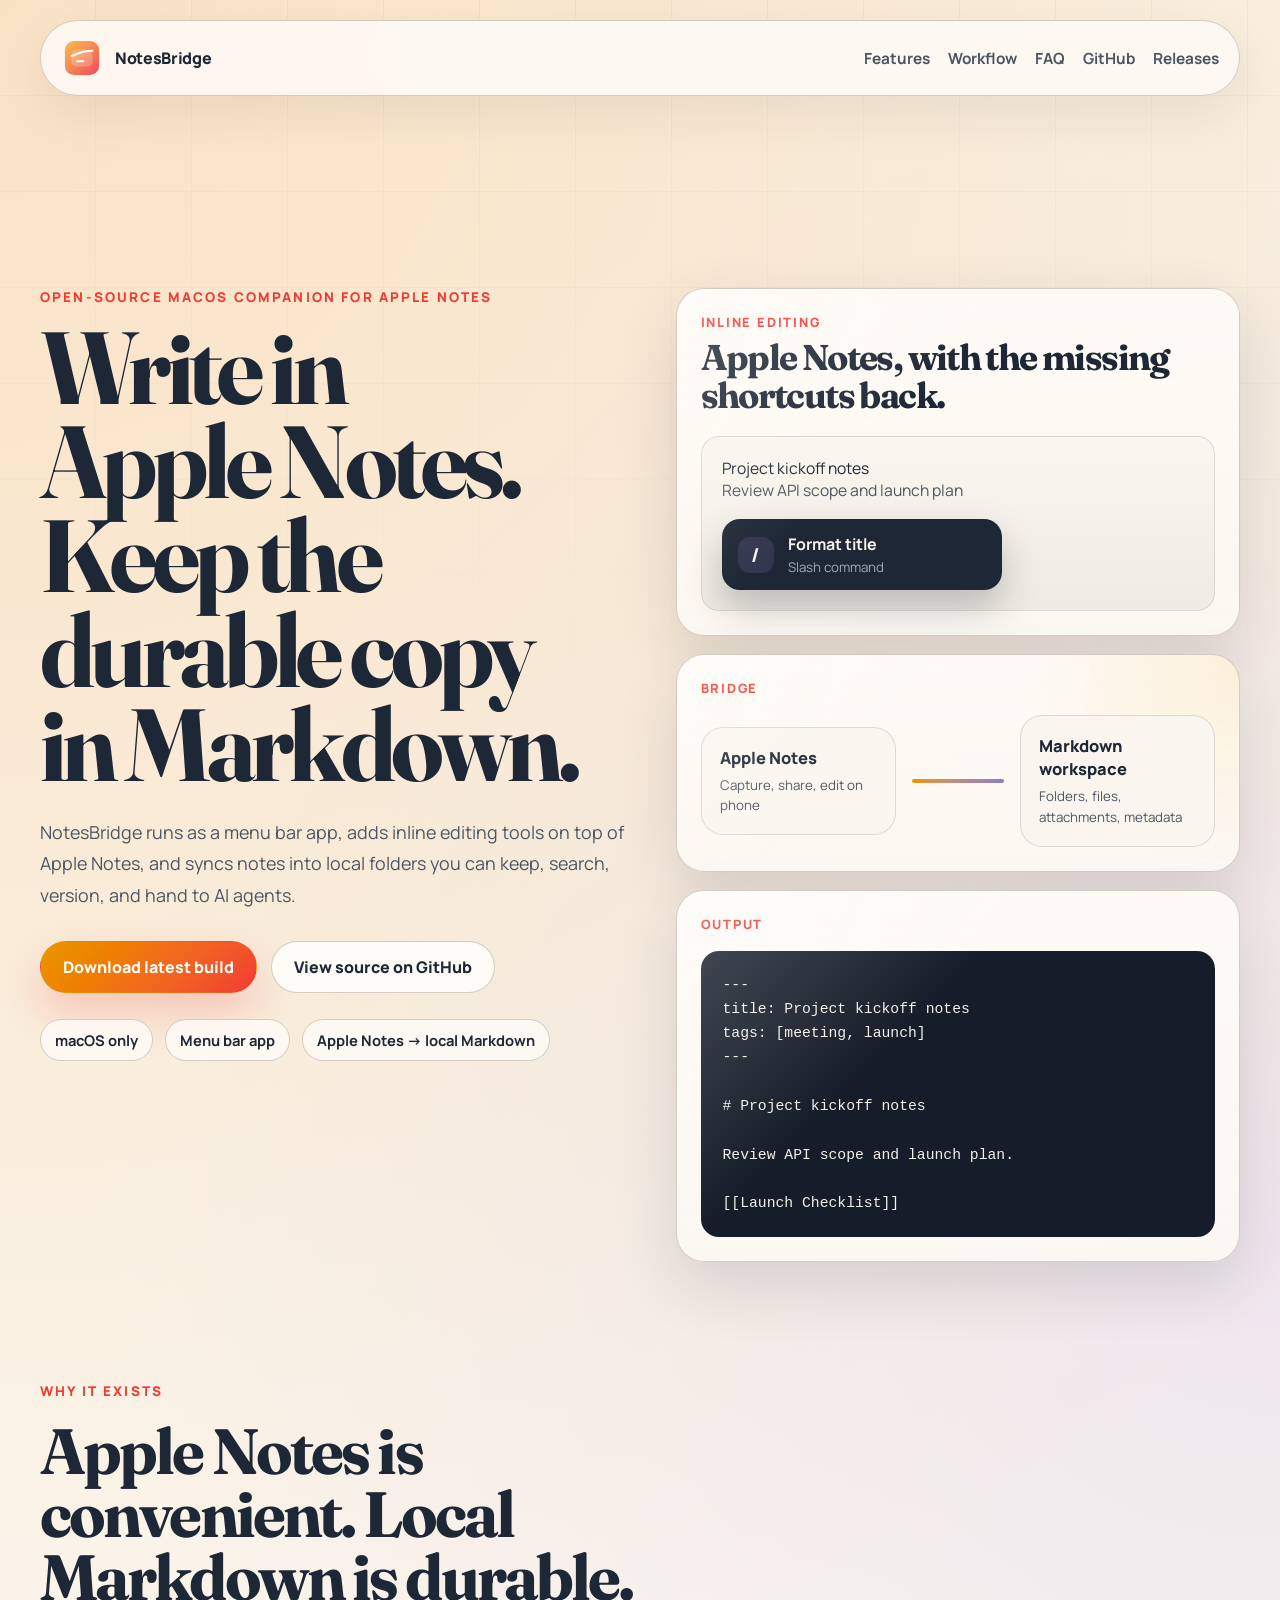
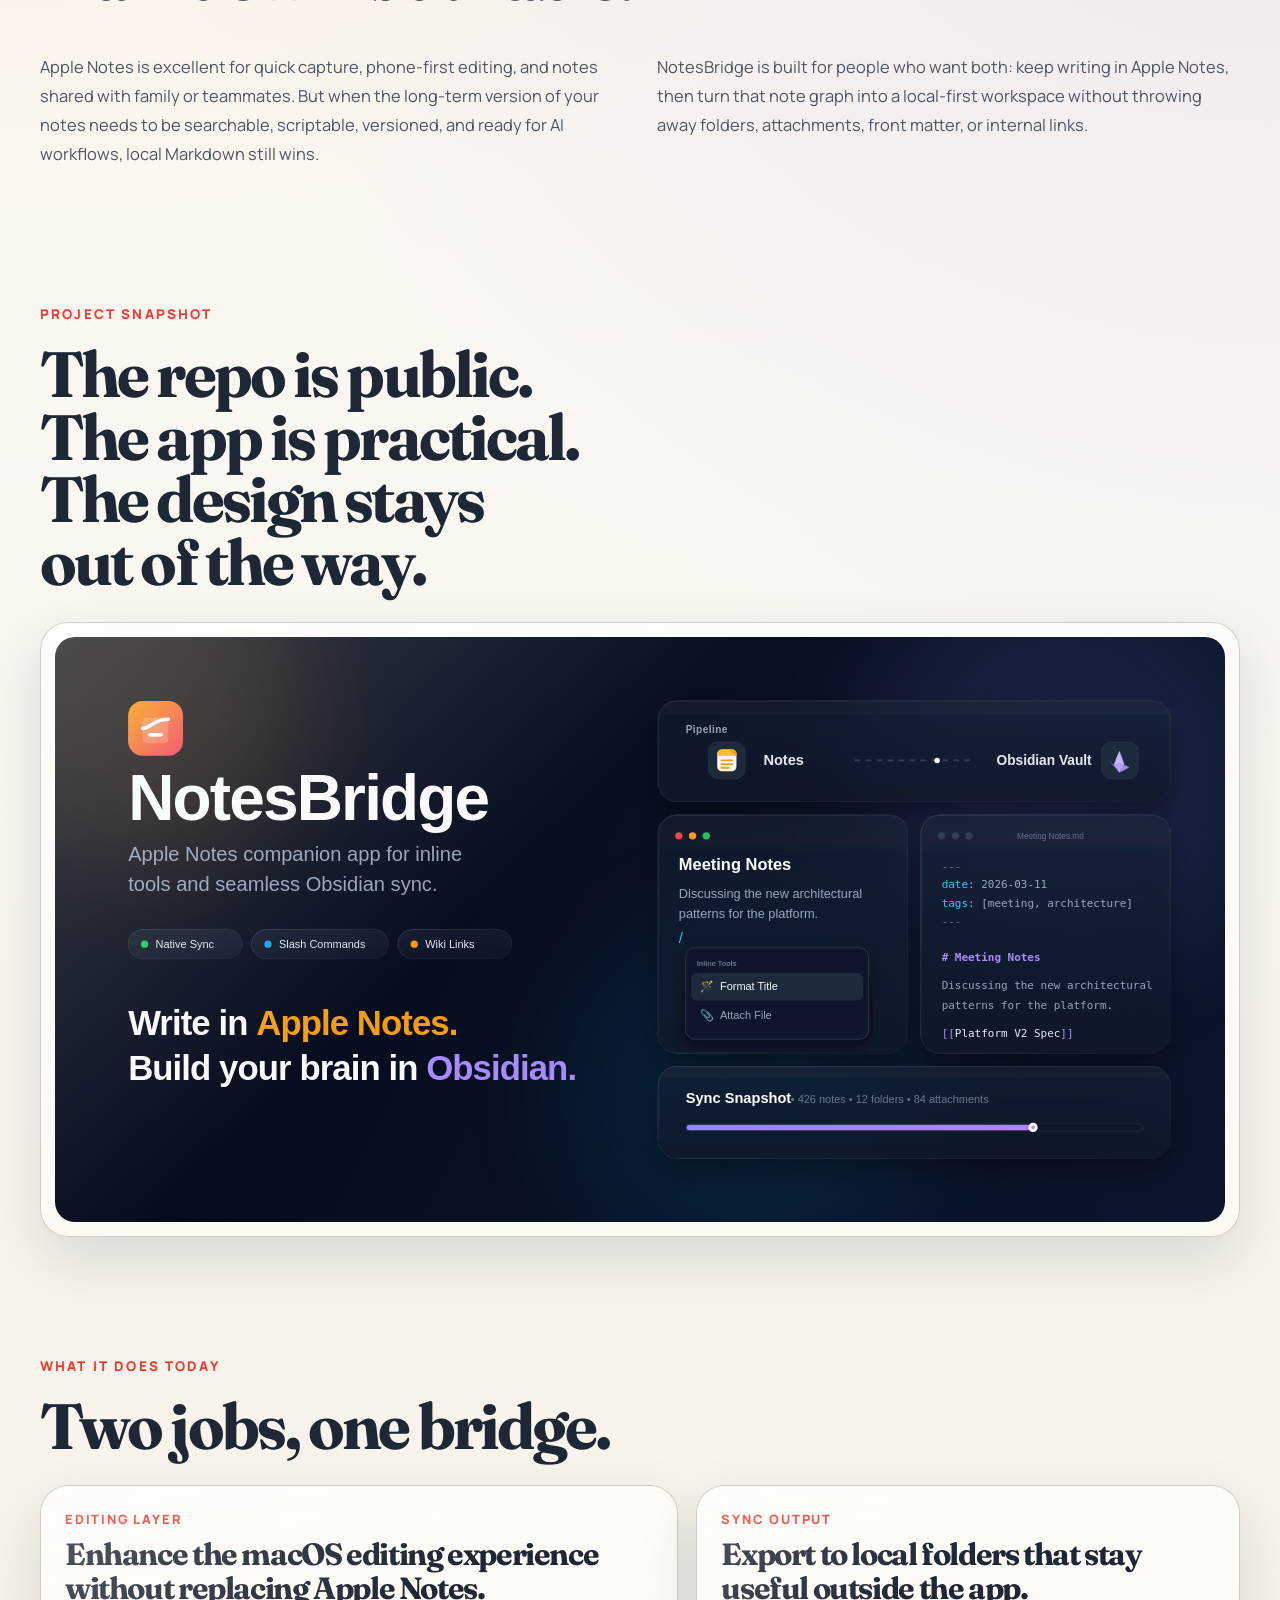
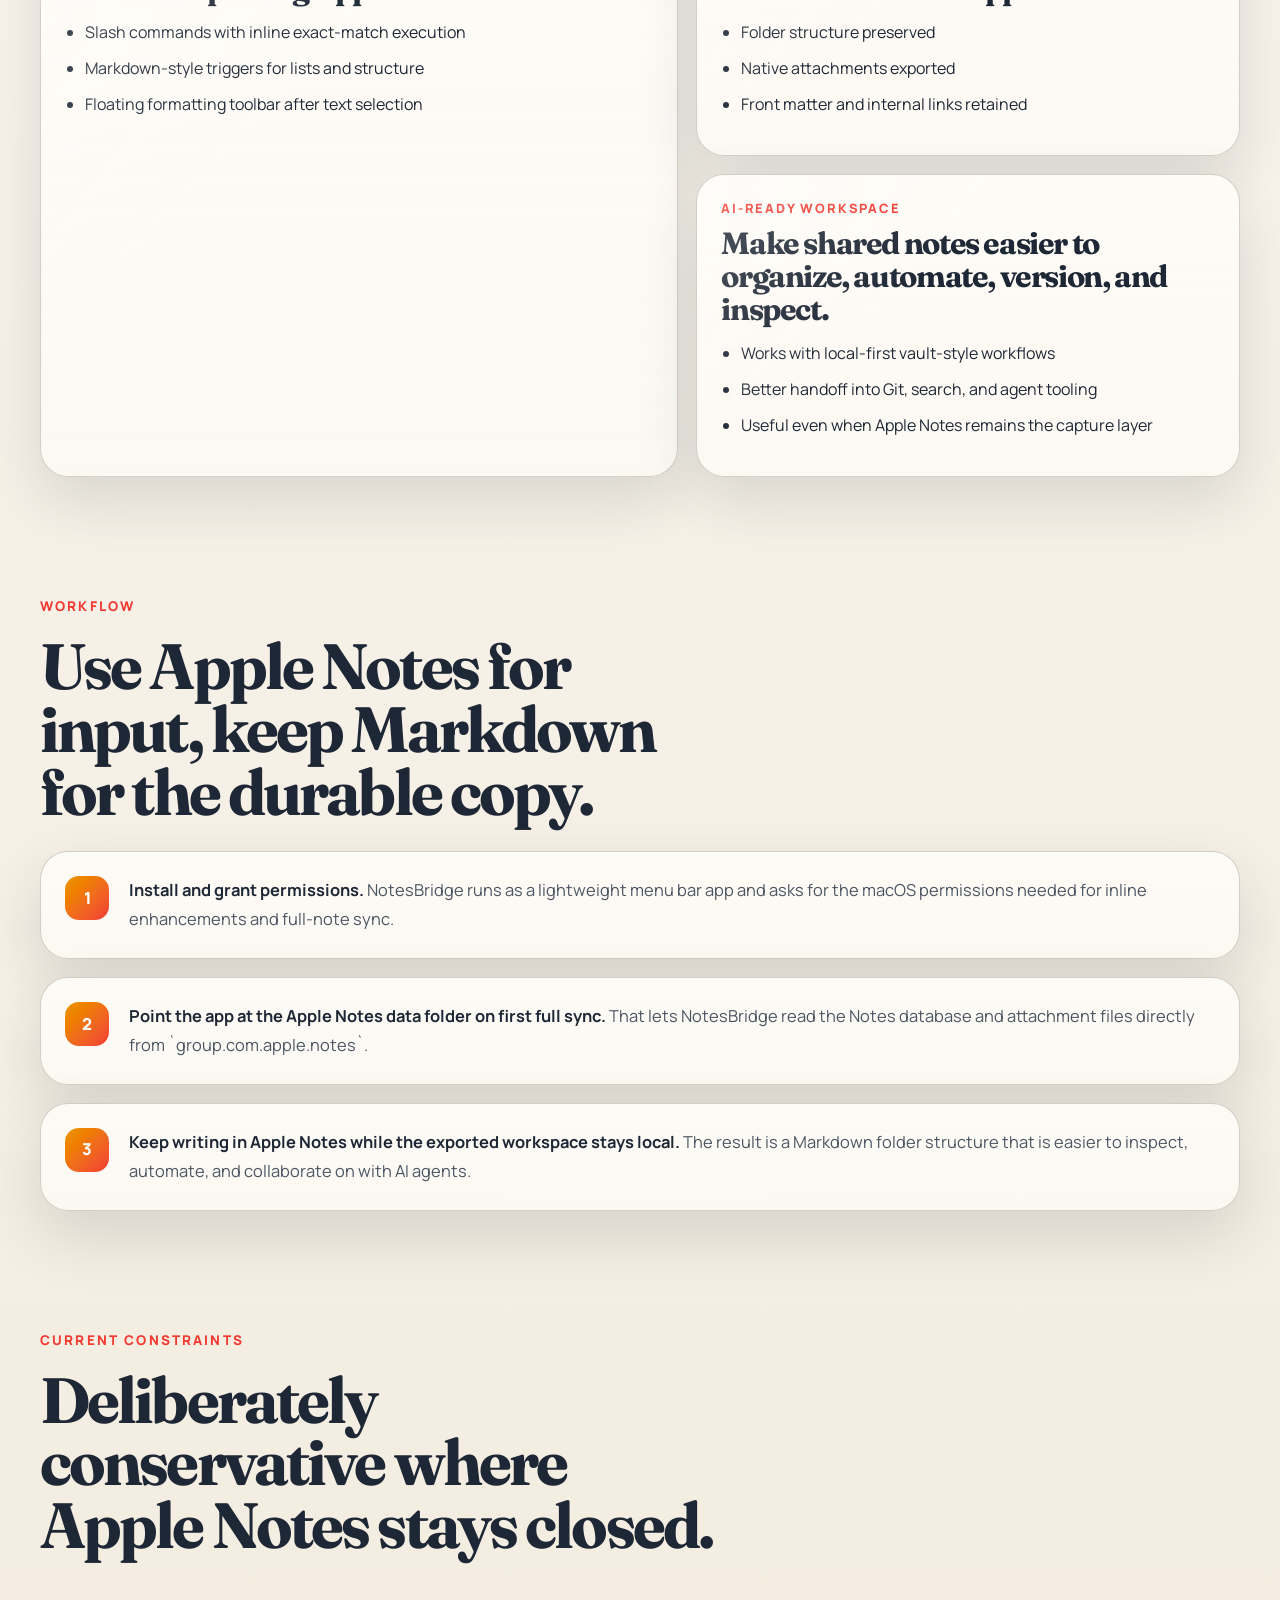
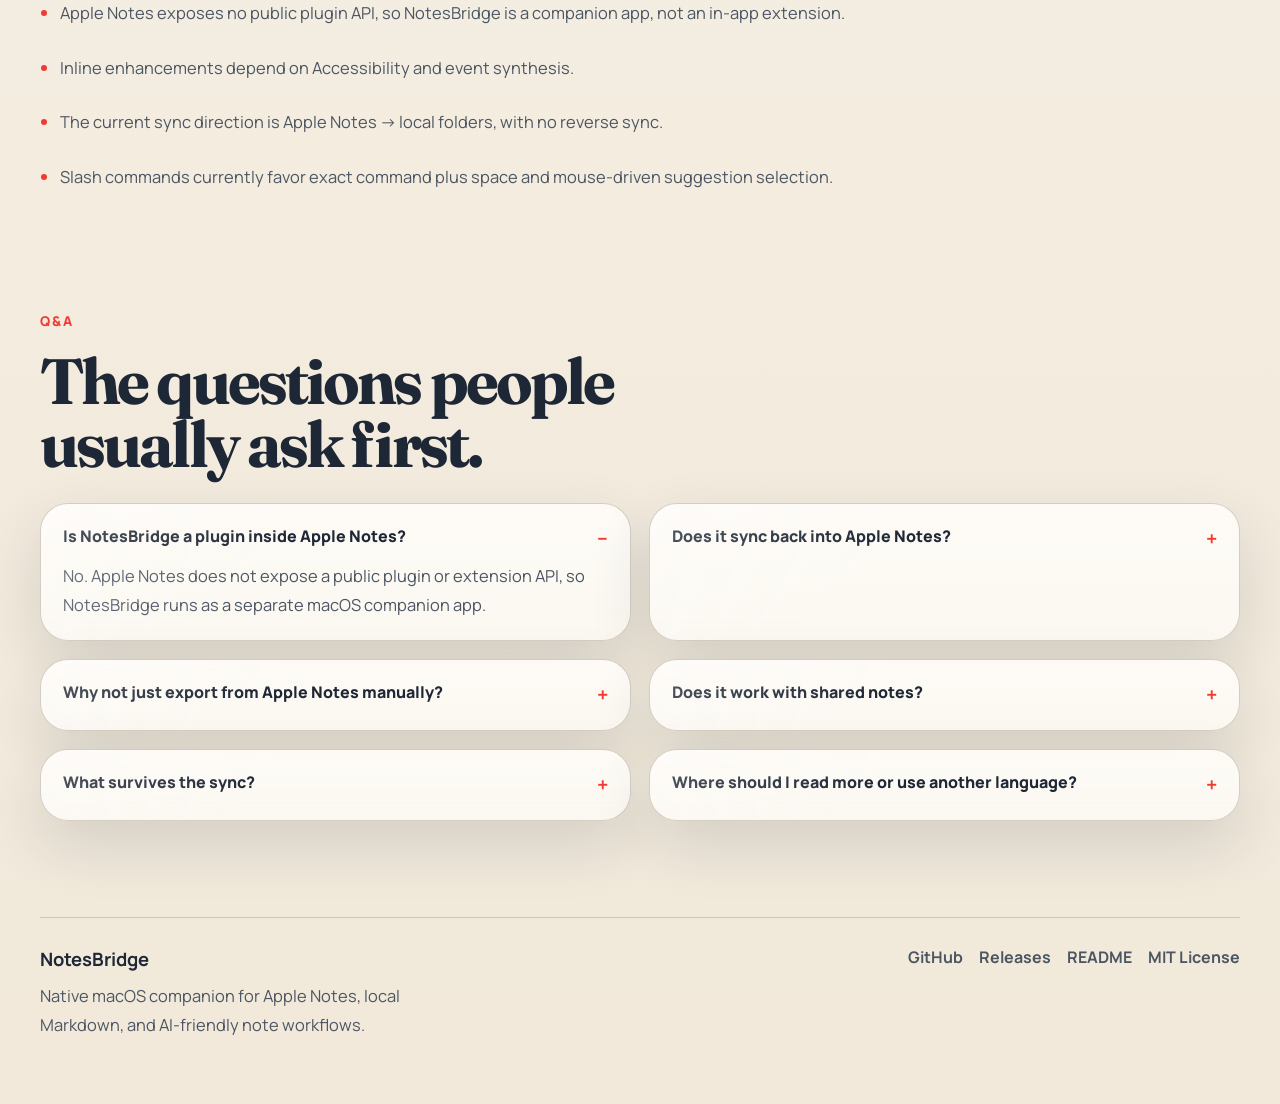
<file: index.html>
<!doctype html>
<html lang="en">
  <head>
    <meta charset="utf-8">
    <meta name="viewport" content="width=device-width, initial-scale=1">
    <title>NotesBridge | Apple Notes to Markdown on macOS</title>
    <meta
      name="description"
      content="NotesBridge is a native macOS companion for Apple Notes. Add inline editing tools, export notes into local Markdown folders, and keep a durable workspace for search, versioning, and AI agents."
    >
    <meta name="theme-color" content="#f6efe2">
    <meta property="og:title" content="NotesBridge">
    <meta
      property="og:description"
      content="Write in Apple Notes. Keep the durable copy in Markdown."
    >
    <meta property="og:type" content="website">
    <meta property="og:url" content="https://peizh.github.io/NoteBridge/">
    <meta
      property="og:image"
      content="https://peizh.github.io/NoteBridge/assets/notesbridge-social.svg"
    >
    <link rel="icon" href="./assets/notesbridge-app-icon.svg" type="image/svg+xml">
    <link rel="preconnect" href="https://fonts.googleapis.com">
    <link rel="preconnect" href="https://fonts.gstatic.com" crossorigin>
    <link
      href="https://fonts.googleapis.com/css2?family=Fraunces:opsz,wght@9..144,600;9..144,700&amp;family=Manrope:wght@400;500;600;700;800&amp;display=swap"
      rel="stylesheet"
    >
    <link rel="stylesheet" href="./styles.css">
  </head>
  <body>
    <div class="page-shell">
      <header class="topbar">
        <a class="brand" href="#top" aria-label="NotesBridge home">
          <img src="./assets/notesbridge-app-icon.svg" alt="">
          <span>NotesBridge</span>
        </a>
        <nav class="topnav" aria-label="Primary">
          <a href="#features">Features</a>
          <a href="#workflow">Workflow</a>
          <a href="#faq">FAQ</a>
          <a href="https://github.com/peizh/NoteBridge">GitHub</a>
          <a href="https://github.com/peizh/NoteBridge/releases">Releases</a>
        </nav>
      </header>

      <main id="top">
        <section class="hero section">
          <div class="hero-copy">
            <p class="eyebrow">Open-source macOS companion for Apple Notes</p>
            <h1>Write in Apple Notes. Keep the durable copy in Markdown.</h1>
            <p class="hero-intro">
              NotesBridge runs as a menu bar app, adds inline editing tools on top of
              Apple Notes, and syncs notes into local folders you can keep, search,
              version, and hand to AI agents.
            </p>
            <div class="hero-actions">
              <a class="button button-primary" href="https://github.com/peizh/NoteBridge/releases">
                Download latest build
              </a>
              <a class="button button-secondary" href="https://github.com/peizh/NoteBridge">
                View source on GitHub
              </a>
            </div>
            <ul class="hero-points">
              <li>macOS only</li>
              <li>Menu bar app</li>
              <li>Apple Notes -> local Markdown</li>
            </ul>
          </div>

          <div class="hero-visual" aria-label="NotesBridge workflow preview">
            <article class="panel panel-note">
              <div class="panel-label">Inline editing</div>
              <h2>Apple Notes, with the missing shortcuts back.</h2>
              <div class="editor-preview">
                <p>Project kickoff notes</p>
                <p class="preview-line">Review API scope and launch plan</p>
                <div class="slash-menu">
                  <span>/</span>
                  <div>
                    <strong>Format title</strong>
                    <small>Slash command</small>
                  </div>
                </div>
              </div>
            </article>

            <article class="panel panel-pipeline">
              <div class="panel-label">Bridge</div>
              <div class="pipeline">
                <div class="pipeline-node">
                  <span>Apple Notes</span>
                  <small>Capture, share, edit on phone</small>
                </div>
                <div class="pipeline-link" aria-hidden="true"></div>
                <div class="pipeline-node">
                  <span>Markdown workspace</span>
                  <small>Folders, files, attachments, metadata</small>
                </div>
              </div>
            </article>

            <article class="panel panel-markdown">
              <div class="panel-label">Output</div>
              <pre><code>---
title: Project kickoff notes
tags: [meeting, launch]
---

# Project kickoff notes

Review API scope and launch plan.

[[Launch Checklist]]</code></pre>
            </article>
          </div>
        </section>

        <section class="section story">
          <div class="section-heading">
            <p class="eyebrow">Why it exists</p>
            <h2>Apple Notes is convenient. Local Markdown is durable.</h2>
          </div>
          <div class="story-grid">
            <p>
              Apple Notes is excellent for quick capture, phone-first editing, and
              notes shared with family or teammates. But when the long-term version
              of your notes needs to be searchable, scriptable, versioned, and ready
              for AI workflows, local Markdown still wins.
            </p>
            <p>
              NotesBridge is built for people who want both: keep writing in Apple
              Notes, then turn that note graph into a local-first workspace without
              throwing away folders, attachments, front matter, or internal links.
            </p>
          </div>
        </section>

        <section class="section snapshot">
          <div class="section-heading">
            <p class="eyebrow">Project snapshot</p>
            <h2>The repo is public. The app is practical. The design stays out of the way.</h2>
          </div>
          <div class="snapshot-frame">
            <img
              src="./assets/notesbridge-social.svg"
              alt="NotesBridge banner showing Apple Notes to Markdown workflow"
            >
          </div>
        </section>

        <section class="section features" id="features">
          <div class="section-heading">
            <p class="eyebrow">What it does today</p>
            <h2>Two jobs, one bridge.</h2>
          </div>
          <div class="feature-layout">
            <article class="feature feature-large">
              <div class="feature-kicker">Editing layer</div>
              <h3>Enhance the macOS editing experience without replacing Apple Notes.</h3>
              <ul>
                <li>Slash commands with inline exact-match execution</li>
                <li>Markdown-style triggers for lists and structure</li>
                <li>Floating formatting toolbar after text selection</li>
              </ul>
            </article>

            <article class="feature">
              <div class="feature-kicker">Sync output</div>
              <h3>Export to local folders that stay useful outside the app.</h3>
              <ul>
                <li>Folder structure preserved</li>
                <li>Native attachments exported</li>
                <li>Front matter and internal links retained</li>
              </ul>
            </article>

            <article class="feature">
              <div class="feature-kicker">AI-ready workspace</div>
              <h3>Make shared notes easier to organize, automate, version, and inspect.</h3>
              <ul>
                <li>Works with local-first vault-style workflows</li>
                <li>Better handoff into Git, search, and agent tooling</li>
                <li>Useful even when Apple Notes remains the capture layer</li>
              </ul>
            </article>
          </div>
        </section>

        <section class="section workflow" id="workflow">
          <div class="section-heading">
            <p class="eyebrow">Workflow</p>
            <h2>Use Apple Notes for input, keep Markdown for the durable copy.</h2>
          </div>
          <ol class="workflow-list">
            <li>
              <strong>Install and grant permissions.</strong>
              NotesBridge runs as a lightweight menu bar app and asks for the macOS
              permissions needed for inline enhancements and full-note sync.
            </li>
            <li>
              <strong>Point the app at the Apple Notes data folder on first full sync.</strong>
              That lets NotesBridge read the Notes database and attachment files
              directly from `group.com.apple.notes`.
            </li>
            <li>
              <strong>Keep writing in Apple Notes while the exported workspace stays local.</strong>
              The result is a Markdown folder structure that is easier to inspect,
              automate, and collaborate on with AI agents.
            </li>
          </ol>
        </section>

        <section class="section constraints">
          <div class="section-heading">
            <p class="eyebrow">Current constraints</p>
            <h2>Deliberately conservative where Apple Notes stays closed.</h2>
          </div>
          <ul class="constraint-list">
            <li>Apple Notes exposes no public plugin API, so NotesBridge is a companion app, not an in-app extension.</li>
            <li>Inline enhancements depend on Accessibility and event synthesis.</li>
            <li>The current sync direction is Apple Notes -> local folders, with no reverse sync.</li>
            <li>Slash commands currently favor exact command plus space and mouse-driven suggestion selection.</li>
          </ul>
        </section>

        <section class="section faq" id="faq">
          <div class="section-heading">
            <p class="eyebrow">Q&amp;A</p>
            <h2>The questions people usually ask first.</h2>
          </div>
          <div class="faq-grid">
            <details open>
              <summary>Is NotesBridge a plugin inside Apple Notes?</summary>
              <p>
                No. Apple Notes does not expose a public plugin or extension API, so
                NotesBridge runs as a separate macOS companion app.
              </p>
            </details>

            <details>
              <summary>Does it sync back into Apple Notes?</summary>
              <p>
                Not today. The current design is intentionally one-way:
                Apple Notes -> local Markdown folders.
              </p>
            </details>

            <details>
              <summary>Why not just export from Apple Notes manually?</summary>
              <p>
                The native export path is weak for ongoing workflows. NotesBridge is
                built around repeated sync, folder preservation, attachment export,
                and keeping the output useful for local-first tooling.
              </p>
            </details>

            <details>
              <summary>Does it work with shared notes?</summary>
              <p>
                Yes. Shared Apple Notes are part of the intended workflow. The goal is
                to turn that shared input into a Markdown workspace that stays local
                and easier to process afterward.
              </p>
            </details>

            <details>
              <summary>What survives the sync?</summary>
              <p>
                The current export keeps folder structure, native attachments, front
                matter metadata, and internal links. That is the core product shape.
              </p>
            </details>

            <details>
              <summary>Where should I read more or use another language?</summary>
              <p>
                The repository README remains the canonical reference. You can read it
                in <a href="https://github.com/peizh/NoteBridge/blob/main/README.zh-CN.md">简体中文</a>
                or
                <a href="https://github.com/peizh/NoteBridge/blob/main/README.fr.md">Français</a>.
              </p>
            </details>
          </div>
        </section>
      </main>

      <footer class="site-footer">
        <div>
          <strong>NotesBridge</strong>
          <p>Native macOS companion for Apple Notes, local Markdown, and AI-friendly note workflows.</p>
        </div>
        <div class="footer-links">
          <a href="https://github.com/peizh/NoteBridge">GitHub</a>
          <a href="https://github.com/peizh/NoteBridge/releases">Releases</a>
          <a href="https://github.com/peizh/NoteBridge/blob/main/README.md">README</a>
          <a href="https://github.com/peizh/NoteBridge/blob/main/LICENSE">MIT License</a>
        </div>
      </footer>
    </div>
  </body>
</html>
</file>
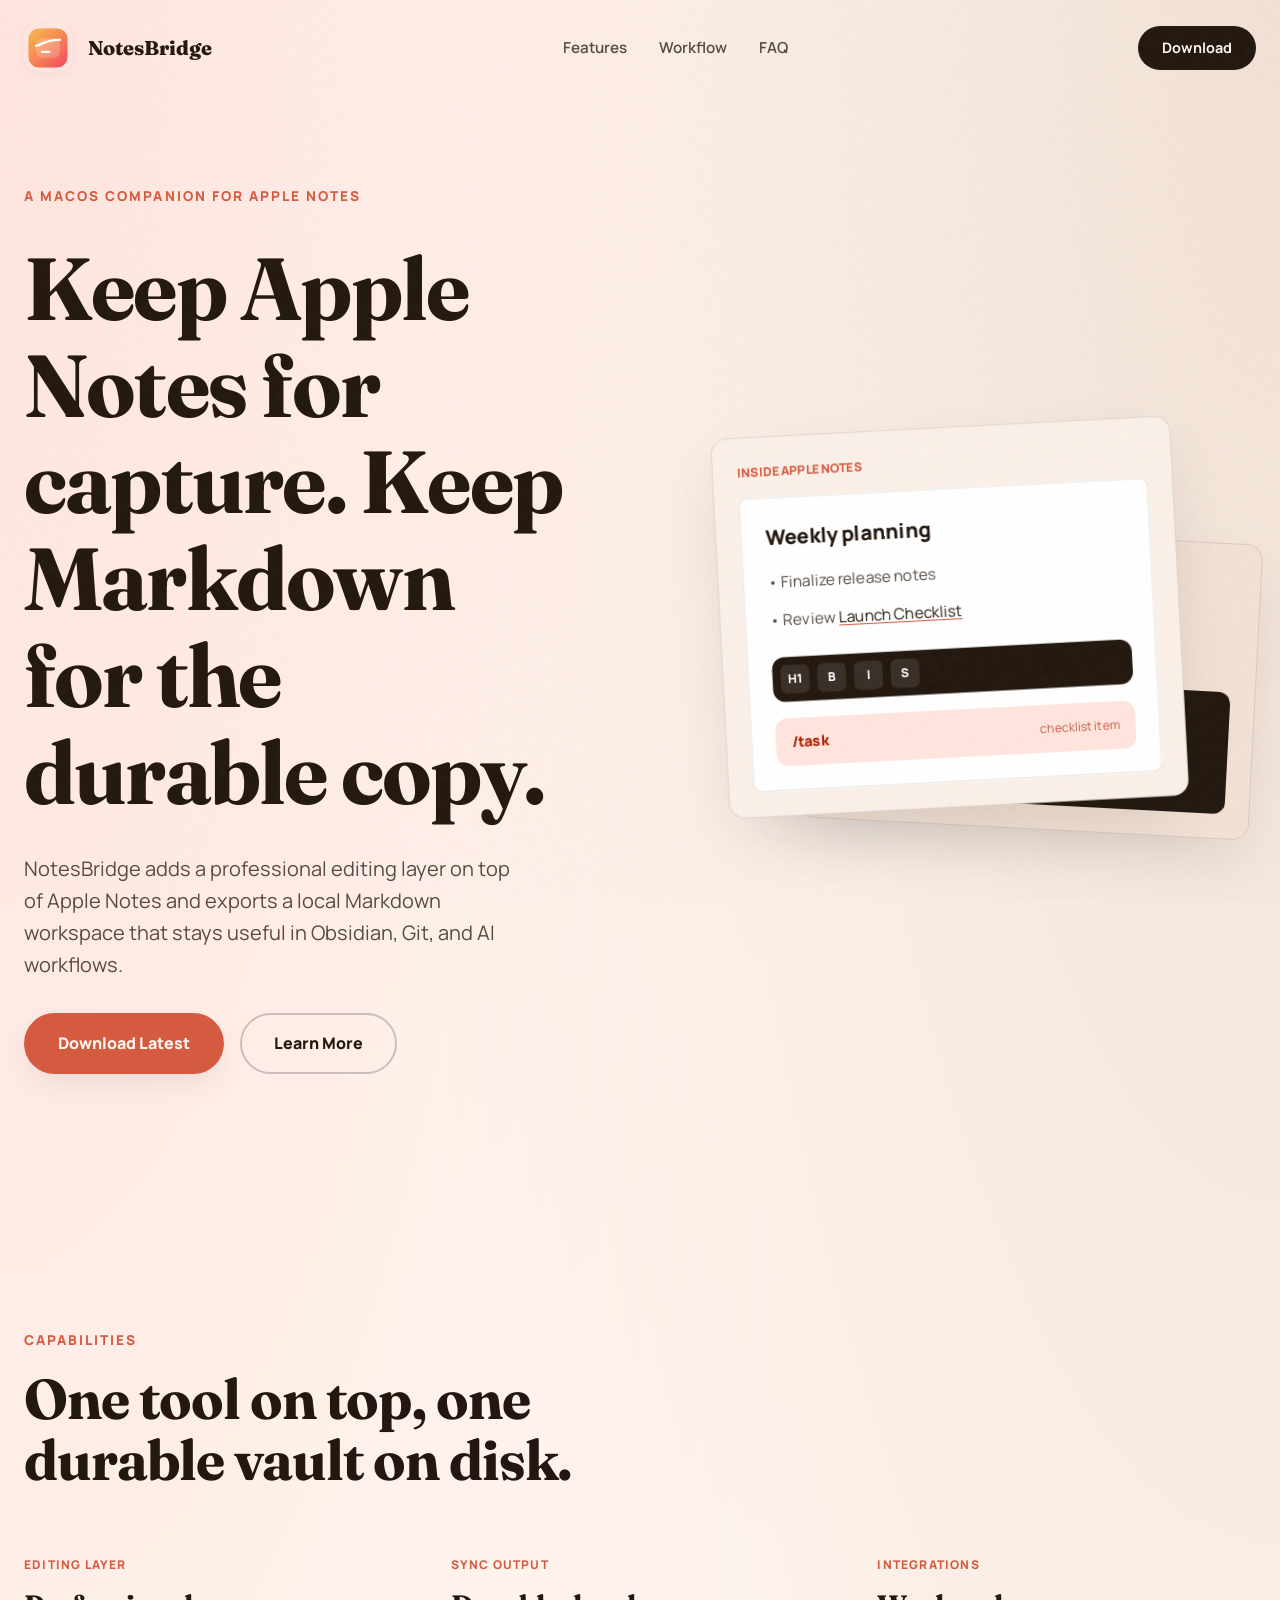
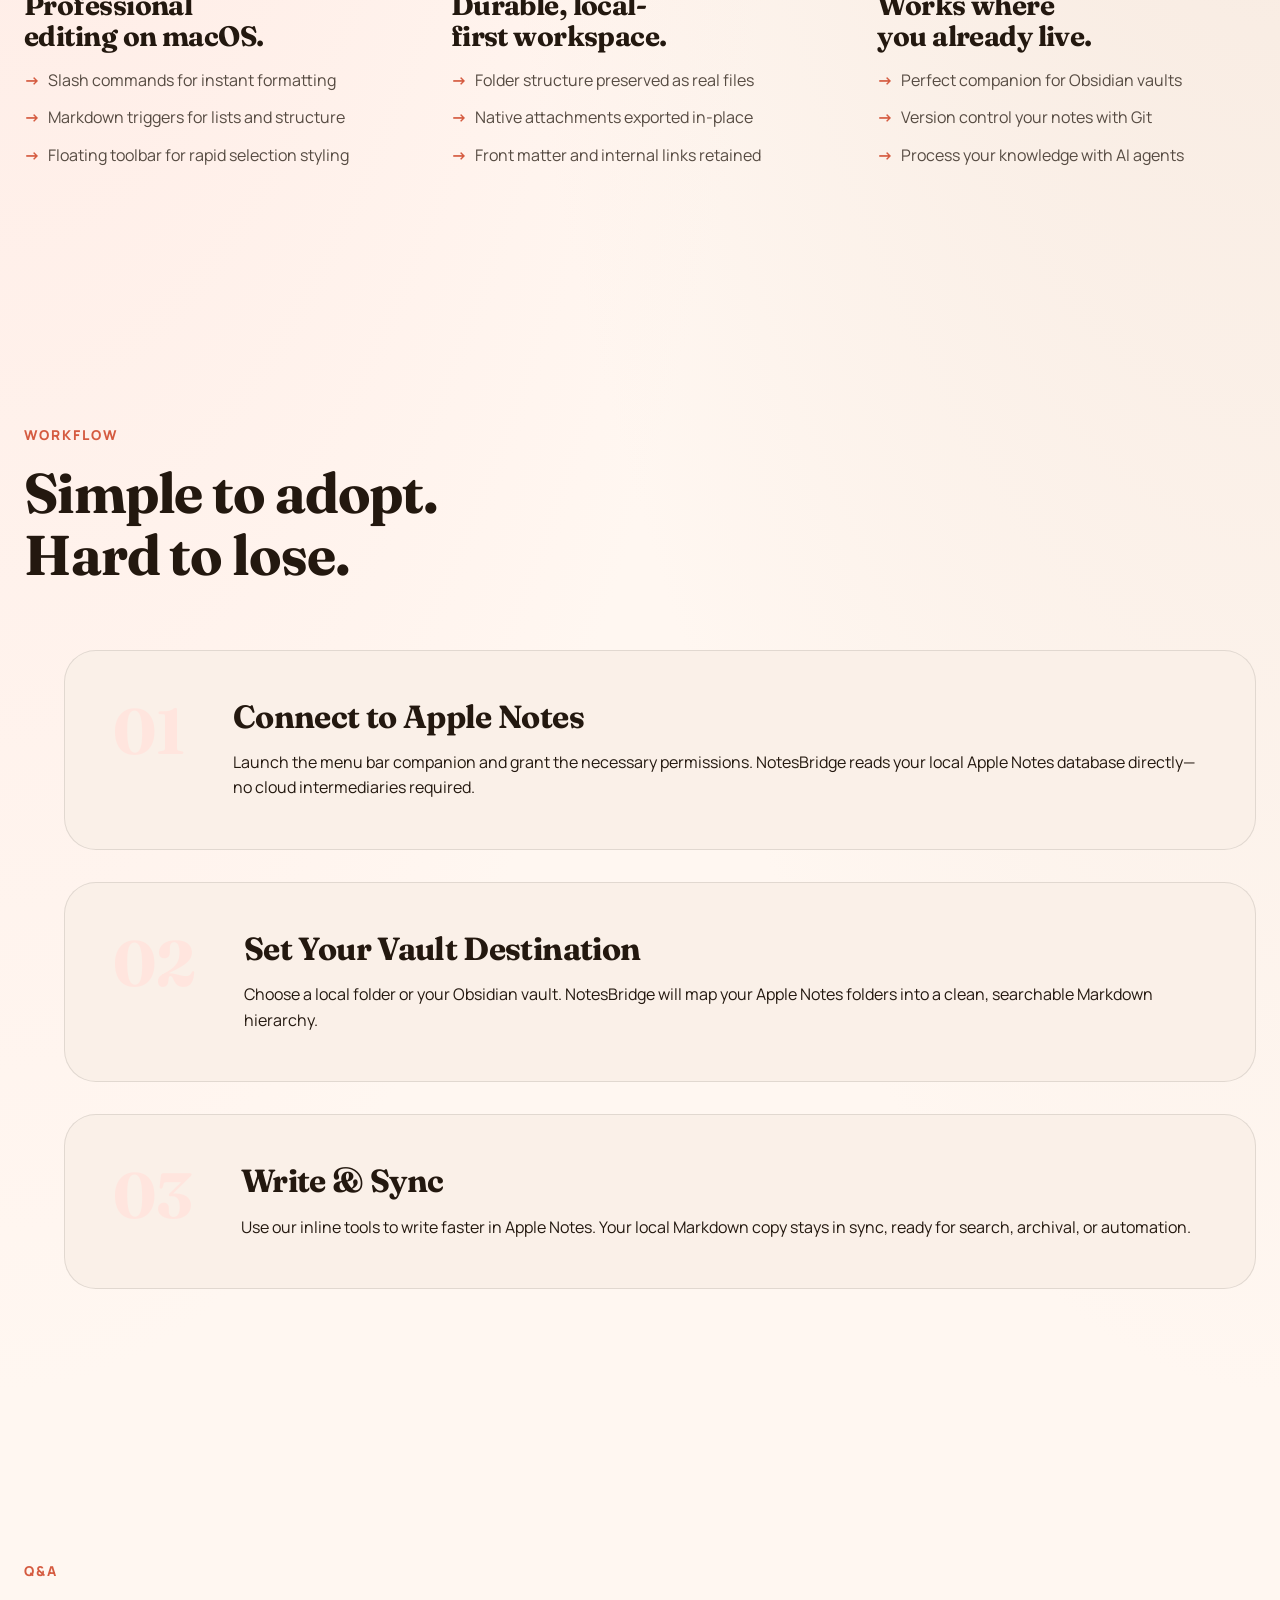
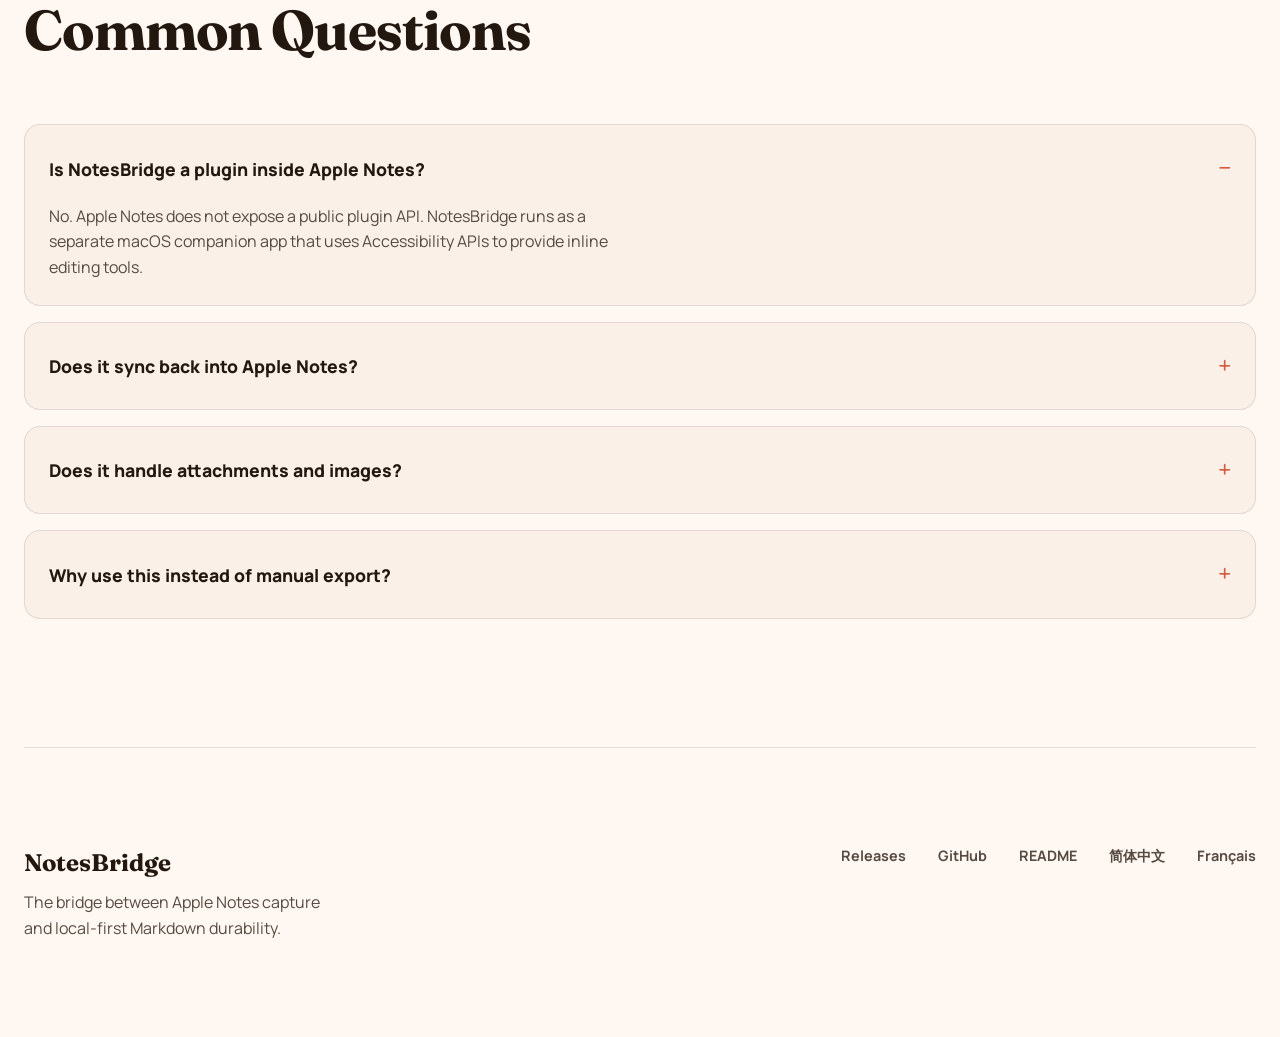
<file: site/index.html>
<!doctype html>
<html lang="en">
  <head>
    <meta charset="utf-8">
    <meta name="viewport" content="width=device-width, initial-scale=1">
    <title>NotesBridge | Apple Notes to Markdown on macOS</title>
    <meta
      name="description"
      content="NotesBridge is a native macOS companion for Apple Notes. Add inline editing tools, export notes into local Markdown folders, and keep a durable workspace for search, versioning, and AI agents."
    >
    <meta name="theme-color" content="#fdfaf3">
    <meta property="og:title" content="NotesBridge">
    <meta
      property="og:description"
      content="Keep Apple Notes for capture. Keep Markdown for the durable copy."
    >
    <meta property="og:type" content="website">
    <meta property="og:url" content="https://notesbridge.peizh.live/">
    <meta
      property="og:image"
      content="https://notesbridge.peizh.live/assets/notesbridge-social.svg"
    >
    <link rel="icon" href="./assets/notesbridge-app-icon.svg" type="image/svg+xml">
    <link rel="preconnect" href="https://fonts.googleapis.com">
    <link rel="preconnect" href="https://fonts.gstatic.com" crossorigin>
    <link
      href="https://fonts.googleapis.com/css2?family=Fraunces:opsz,wght@9..144,600;9..144,700;9..144,800&family=Manrope:wght@400;500;600;700;800&display=swap"
      rel="stylesheet"
    >
    <link rel="stylesheet" href="./styles.css">
  </head>
  <body>
    <div class="page-shell">
      <header class="topbar">
        <a class="brand" href="#top" aria-label="NotesBridge home">
          <img src="./assets/notesbridge-app-icon.svg" alt="NotesBridge Icon">
          <span>NotesBridge</span>
        </a>
        <nav class="topnav" aria-label="Primary">
          <a href="#proof">Features</a>
          <a href="#workflow">Workflow</a>
          <a href="#faq">FAQ</a>
        </nav>
        <a class="topbar-action" href="https://github.com/peizh/NotesBridge/releases">
          Download
        </a>
      </header>

      <main id="top">
        <section class="hero">
          <div class="hero-copy">
            <p class="eyebrow">A macOS Companion for Apple Notes</p>
            <h1>Keep Apple Notes for capture. Keep Markdown for the durable copy.</h1>
            <p class="hero-intro">
              NotesBridge adds a professional editing layer on top of Apple Notes and exports a local Markdown workspace that stays useful in Obsidian, Git, and AI workflows.
            </p>
            <div class="hero-actions">
              <a class="button button-primary" href="https://github.com/peizh/NotesBridge/releases">
                Download Latest
              </a>
              <a class="button button-secondary" href="#proof">
                Learn More
              </a>
            </div>
          </div>

          <div class="hero-proof">
            <div class="proof-panel proof-input">
              <span class="proof-label">Inside Apple Notes</span>
              <div class="note-canvas">
                <p class="note-title">Weekly planning</p>
                <p class="note-line">• Finalize release notes</p>
                <p class="note-line">• Review <span class="note-link">Launch Checklist</span></p>
                <div class="floating-tools">
                  <span>H1</span>
                  <span>B</span>
                  <span>I</span>
                  <span>S</span>
                </div>
                <div class="slash-command">
                  <span>/task</span>
                  <small>checklist item</small>
                </div>
              </div>
            </div>
            <div class="proof-panel proof-output">
              <span class="proof-label">On disk (Markdown)</span>
              <div class="file-stack">
                <div class="file-tree">
                  <span>Vault/</span>
                  <span>&nbsp;&nbsp;Work/</span>
                  <span>&nbsp;&nbsp;&nbsp;&nbsp;Weekly planning.md</span>
                </div>
                <pre><code># Weekly planning

- Finalize release notes
- Review [[Launch Checklist]]</code></pre>
              </div>
            </div>
          </div>
        </section>

        <section class="section proof" id="proof">
          <div class="section-heading">
            <p class="eyebrow">Capabilities</p>
            <h2>One tool on top, one durable vault on disk.</h2>
          </div>

          <div class="proof-columns">
            <article class="proof-column">
              <p class="column-kicker">Editing Layer</p>
              <h3>Professional editing on macOS.</h3>
              <ul>
                <li>Slash commands for instant formatting</li>
                <li>Markdown triggers for lists and structure</li>
                <li>Floating toolbar for rapid selection styling</li>
              </ul>
            </article>

            <article class="proof-column">
              <p class="column-kicker">Sync Output</p>
              <h3>Durable, local-first workspace.</h3>
              <ul>
                <li>Folder structure preserved as real files</li>
                <li>Native attachments exported in-place</li>
                <li>Front matter and internal links retained</li>
              </ul>
            </article>

            <article class="proof-column">
              <p class="column-kicker">Integrations</p>
              <h3>Works where you already live.</h3>
              <ul>
                <li>Perfect companion for Obsidian vaults</li>
                <li>Version control your notes with Git</li>
                <li>Process your knowledge with AI agents</li>
              </ul>
            </article>
          </div>
        </section>

        <section class="section workflow" id="workflow">
          <div class="section-heading">
            <p class="eyebrow">Workflow</p>
            <h2>Simple to adopt. Hard to lose.</h2>
          </div>

          <ol class="workflow-rail">
            <li>
              <span class="step-index">01</span>
              <div>
                <h3>Connect to Apple Notes</h3>
                <p>
                  Launch the menu bar companion and grant the necessary permissions. NotesBridge reads your local Apple Notes database directly—no cloud intermediaries required.
                </p>
              </div>
            </li>

            <li>
              <span class="step-index">02</span>
              <div>
                <h3>Set Your Vault Destination</h3>
                <p>
                  Choose a local folder or your Obsidian vault. NotesBridge will map your Apple Notes folders into a clean, searchable Markdown hierarchy.
                </p>
              </div>
            </li>

            <li>
              <span class="step-index">03</span>
              <div>
                <h3>Write & Sync</h3>
                <p>
                  Use our inline tools to write faster in Apple Notes. Your local Markdown copy stays in sync, ready for search, archival, or automation.
                </p>
              </div>
            </li>
          </ol>
        </section>

        <section class="section faq" id="faq">
          <div class="section-heading">
            <p class="eyebrow">Q&amp;A</p>
            <h2>Common Questions</h2>
          </div>

          <div class="faq-list">
            <details open>
              <summary>Is NotesBridge a plugin inside Apple Notes?</summary>
              <p>
                No. Apple Notes does not expose a public plugin API. NotesBridge runs as a separate macOS companion app that uses Accessibility APIs to provide inline editing tools.
              </p>
            </details>

            <details>
              <summary>Does it sync back into Apple Notes?</summary>
              <p>
                Currently, sync is one-way: Apple Notes to Markdown. This keeps your local vault as the "trusted archive" while allowing you to use Apple Notes as your primary capture tool.
              </p>
            </details>

            <details>
              <summary>Does it handle attachments and images?</summary>
              <p>
                Yes. NotesBridge exports native Apple Notes attachments, scans, and images into an <code>attachments</code> folder alongside your Markdown files, preserving their context.
              </p>
            </details>

            <details>
              <summary>Why use this instead of manual export?</summary>
              <p>
                Manual export is tedious and loses structure. NotesBridge automates the process, preserves folder hierarchies, handles internal links, and keeps your Markdown vault up-to-date as you write.
              </p>
            </details>
          </div>
        </section>
      </main>

      <footer class="site-footer">
        <div class="footer-copy">
          <strong>NotesBridge</strong>
          <p>
            The bridge between Apple Notes capture and local-first Markdown durability.
          </p>
        </div>
        <nav class="footer-links">
          <a href="https://github.com/peizh/NotesBridge/releases">Releases</a>
          <a href="https://github.com/peizh/NotesBridge">GitHub</a>
          <a href="https://github.com/peizh/NotesBridge/blob/main/README.md">README</a>
          <a href="index.zh-CN.html">简体中文</a>
          <a href="index.fr.html">Français</a>
        </nav>
      </footer>
    </div>
  </body>
</html>
</file>
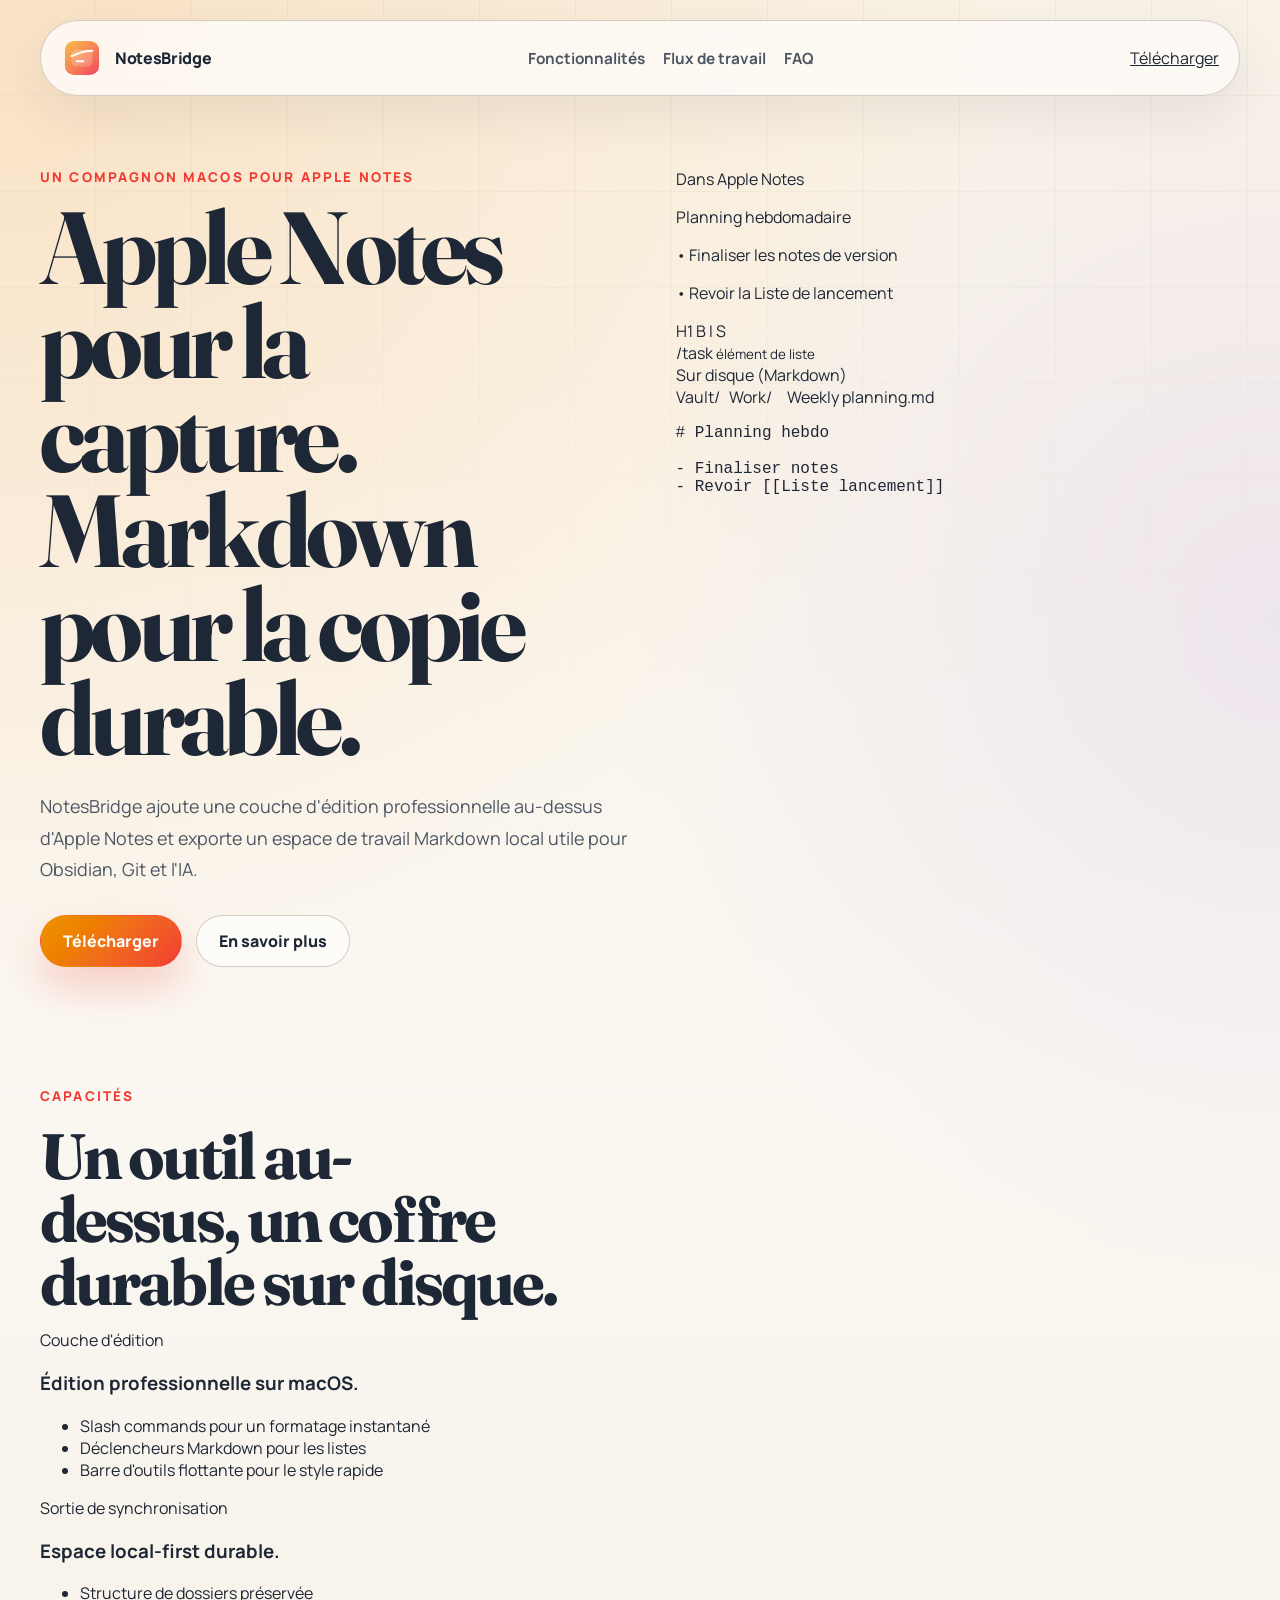
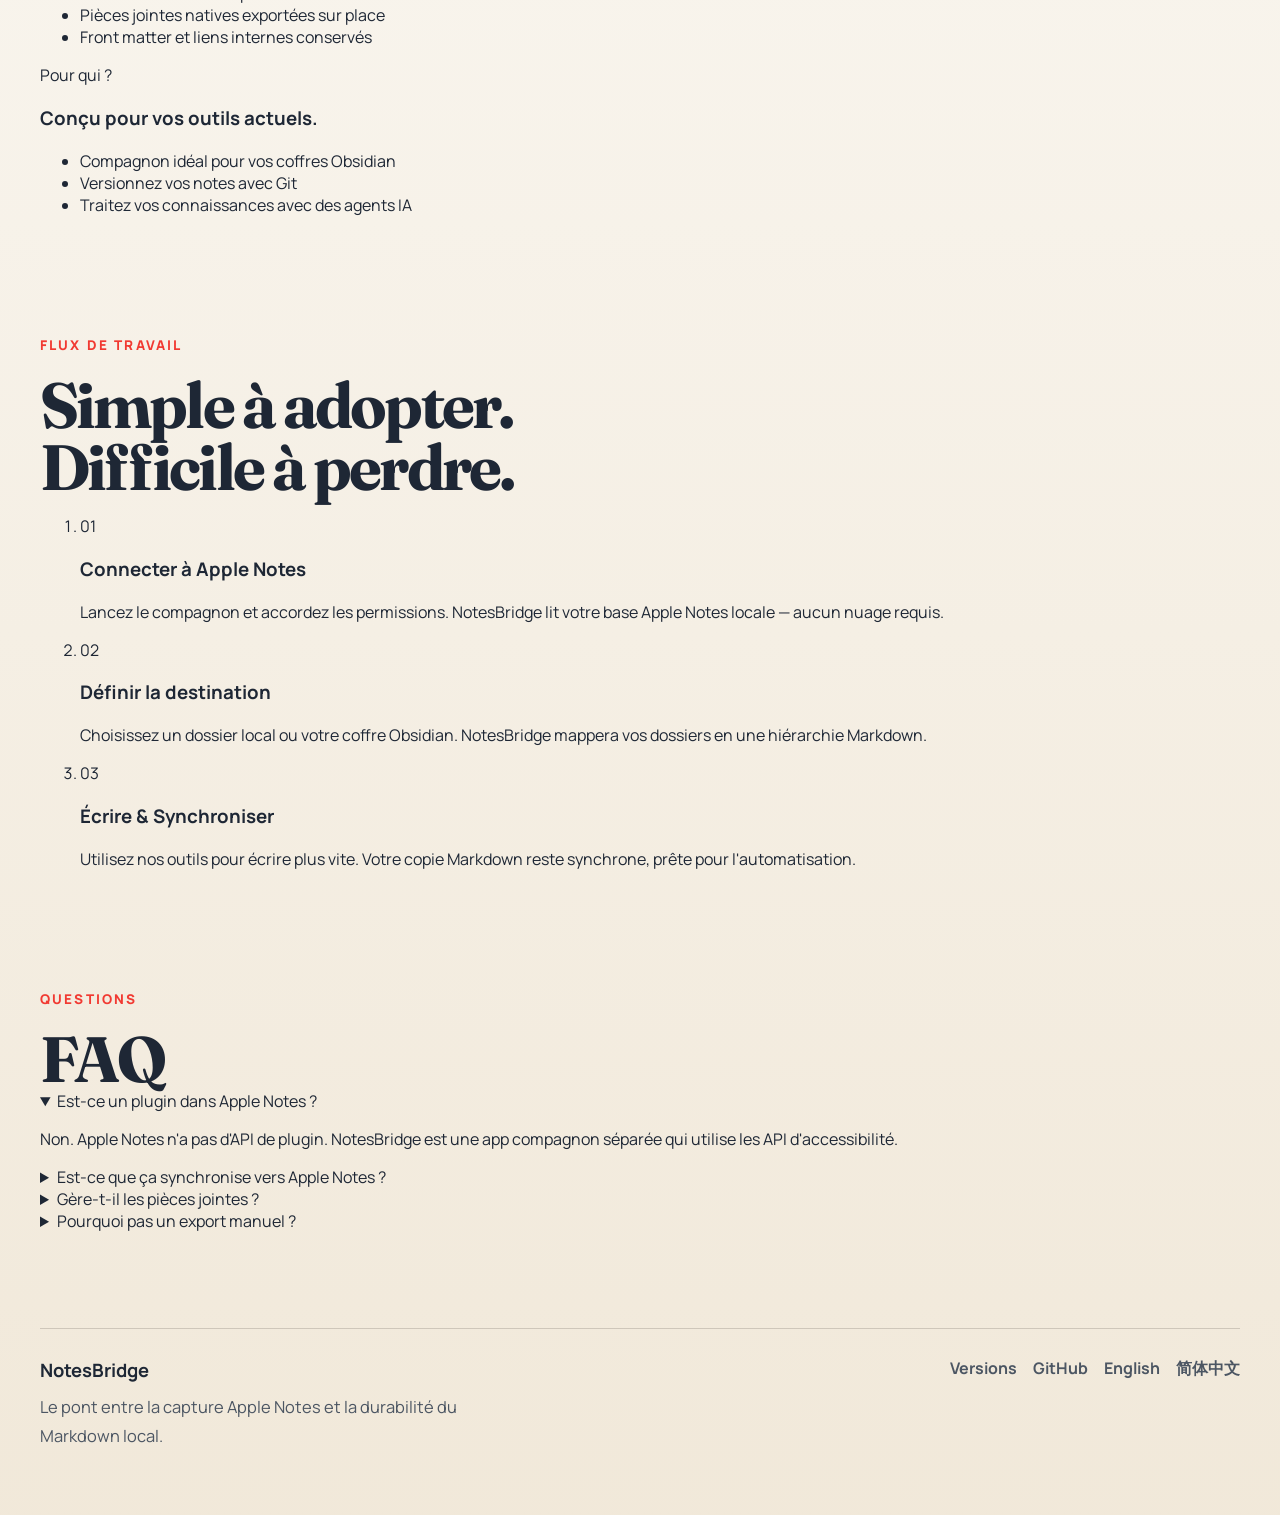
<file: index.fr.html>
<!doctype html>
<html lang="fr">
  <head>
    <meta charset="utf-8">
    <meta name="viewport" content="width=device-width, initial-scale=1">
    <title>NotesBridge | Compagnon Apple Notes vers Markdown pour macOS</title>
    <meta
      name="description"
      content="NotesBridge est une application compagnon native macOS pour Apple Notes. Elle ajoute des outils d'édition en ligne et exporte des notes vers des dossiers Markdown locaux."
    >
    <meta name="theme-color" content="#fdfaf3">
    <meta property="og:title" content="NotesBridge">
    <meta
      property="og:description"
      content="Apple Notes pour la capture. Markdown pour la copie durable."
    >
    <meta property="og:type" content="website">
    <meta property="og:url" content="https://notesbridge.peizh.live/index.fr.html">
    <meta
      property="og:image"
      content="https://notesbridge.peizh.live/assets/notesbridge-social.svg"
    >
    <link rel="icon" href="./assets/notesbridge-app-icon.svg" type="image/svg+xml">
    <link rel="preconnect" href="https://fonts.googleapis.com">
    <link rel="preconnect" href="https://fonts.gstatic.com" crossorigin>
    <link
      href="https://fonts.googleapis.com/css2?family=Fraunces:opsz,wght@9..144,600;9..144,700;9..144,800&family=Manrope:wght@400;500;600;700;800&display=swap"
      rel="stylesheet"
    >
    <link rel="stylesheet" href="./styles.css">
  </head>
  <body>
    <div class="page-shell">
      <header class="topbar">
        <a class="brand" href="#top" aria-label="Accueil NotesBridge">
          <img src="./assets/notesbridge-app-icon.svg" alt="Icône NotesBridge">
          <span>NotesBridge</span>
        </a>
        <nav class="topnav" aria-label="Primaire">
          <a href="#proof">Fonctionnalités</a>
          <a href="#workflow">Flux de travail</a>
          <a href="#faq">FAQ</a>
        </nav>
        <a class="topbar-action" href="https://github.com/peizh/NotesBridge/releases">
          Télécharger
        </a>
      </header>

      <main id="top">
        <section class="hero">
          <div class="hero-copy">
            <p class="eyebrow">Un compagnon macOS pour Apple Notes</p>
            <h1>Apple Notes pour la capture. Markdown pour la copie durable.</h1>
            <p class="hero-intro">
              NotesBridge ajoute une couche d'édition professionnelle au-dessus d'Apple Notes et exporte un espace de travail Markdown local utile pour Obsidian, Git et l'IA.
            </p>
            <div class="hero-actions">
              <a class="button button-primary" href="https://github.com/peizh/NotesBridge/releases">
                Télécharger
              </a>
              <a class="button button-secondary" href="#proof">
                En savoir plus
              </a>
            </div>
          </div>

          <div class="hero-proof">
            <div class="proof-panel proof-input">
              <span class="proof-label">Dans Apple Notes</span>
              <div class="note-canvas">
                <p class="note-title">Planning hebdomadaire</p>
                <p class="note-line">• Finaliser les notes de version</p>
                <p class="note-line">• Revoir la <span class="note-link">Liste de lancement</span></p>
                <div class="floating-tools">
                  <span>H1</span>
                  <span>B</span>
                  <span>I</span>
                  <span>S</span>
                </div>
                <div class="slash-command">
                  <span>/task</span>
                  <small>élément de liste</small>
                </div>
              </div>
            </div>
            <div class="proof-panel proof-output">
              <span class="proof-label">Sur disque (Markdown)</span>
              <div class="file-stack">
                <div class="file-tree">
                  <span>Vault/</span>
                  <span>&nbsp;&nbsp;Work/</span>
                  <span>&nbsp;&nbsp;&nbsp;&nbsp;Weekly planning.md</span>
                </div>
                <pre><code># Planning hebdo

- Finaliser notes
- Revoir [[Liste lancement]]</code></pre>
              </div>
            </div>
          </div>
        </section>

        <section class="section proof" id="proof">
          <div class="section-heading">
            <p class="eyebrow">Capacités</p>
            <h2>Un outil au-dessus, un coffre durable sur disque.</h2>
          </div>

          <div class="proof-columns">
            <article class="proof-column">
              <p class="column-kicker">Couche d'édition</p>
              <h3>Édition professionnelle sur macOS.</h3>
              <ul>
                <li>Slash commands pour un formatage instantané</li>
                <li>Déclencheurs Markdown pour les listes</li>
                <li>Barre d'outils flottante pour le style rapide</li>
              </ul>
            </article>

            <article class="proof-column">
              <p class="column-kicker">Sortie de synchronisation</p>
              <h3>Espace local-first durable.</h3>
              <ul>
                <li>Structure de dossiers préservée</li>
                <li>Pièces jointes natives exportées sur place</li>
                <li>Front matter et liens internes conservés</li>
              </ul>
            </article>

            <article class="proof-column">
              <p class="column-kicker">Pour qui ?</p>
              <h3>Conçu pour vos outils actuels.</h3>
              <ul>
                <li>Compagnon idéal pour vos coffres Obsidian</li>
                <li>Versionnez vos notes avec Git</li>
                <li>Traitez vos connaissances avec des agents IA</li>
              </ul>
            </article>
          </div>
        </section>

        <section class="section workflow" id="workflow">
          <div class="section-heading">
            <p class="eyebrow">Flux de travail</p>
            <h2>Simple à adopter. Difficile à perdre.</h2>
          </div>

          <ol class="workflow-rail">
            <li>
              <span class="step-index">01</span>
              <div>
                <h3>Connecter à Apple Notes</h3>
                <p>
                  Lancez le compagnon et accordez les permissions. NotesBridge lit votre base Apple Notes locale — aucun nuage requis.
                </p>
              </div>
            </li>

            <li>
              <span class="step-index">02</span>
              <div>
                <h3>Définir la destination</h3>
                <p>
                  Choisissez un dossier local ou votre coffre Obsidian. NotesBridge mappera vos dossiers en une hiérarchie Markdown.
                </p>
              </div>
            </li>

            <li>
              <span class="step-index">03</span>
              <div>
                <h3>Écrire & Synchroniser</h3>
                <p>
                  Utilisez nos outils pour écrire plus vite. Votre copie Markdown reste synchrone, prête pour l'automatisation.
                </p>
              </div>
            </li>
          </ol>
        </section>

        <section class="section faq" id="faq">
          <div class="section-heading">
            <p class="eyebrow">Questions</p>
            <h2>FAQ</h2>
          </div>

          <div class="faq-list">
            <details open>
              <summary>Est-ce un plugin dans Apple Notes ?</summary>
              <p>
                Non. Apple Notes n'a pas d'API de plugin. NotesBridge est une app compagnon séparée qui utilise les API d'accessibilité.
              </p>
            </details>

            <details>
              <summary>Est-ce que ça synchronise vers Apple Notes ?</summary>
              <p>
                Actuellement, la sync est unidirectionnelle : d'Apple Notes vers Markdown. Votre coffre local est l'archive de confiance.
              </p>
            </details>

            <details>
              <summary>Gère-t-il les pièces jointes ?</summary>
              <p>
                Oui. NotesBridge exporte les pièces jointes, scans et images dans un dossier <code>attachments</code> à côté de vos fichiers.
              </p>
            </details>

            <details>
              <summary>Pourquoi pas un export manuel ?</summary>
              <p>
                L'export manuel perd la structure. NotesBridge automatise tout, préserve la hiérarchie et gère les liens internes.
              </p>
            </details>
          </div>
        </section>
      </main>

      <footer class="site-footer">
        <div class="footer-copy">
          <strong>NotesBridge</strong>
          <p>
            Le pont entre la capture Apple Notes et la durabilité du Markdown local.
          </p>
        </div>
        <nav class="footer-links">
          <a href="https://github.com/peizh/NotesBridge/releases">Versions</a>
          <a href="https://github.com/peizh/NotesBridge">GitHub</a>
          <a href="index.html">English</a>
          <a href="index.zh-CN.html">简体中文</a>
        </nav>
      </footer>
    </div>
  </body>
</html>
</file>
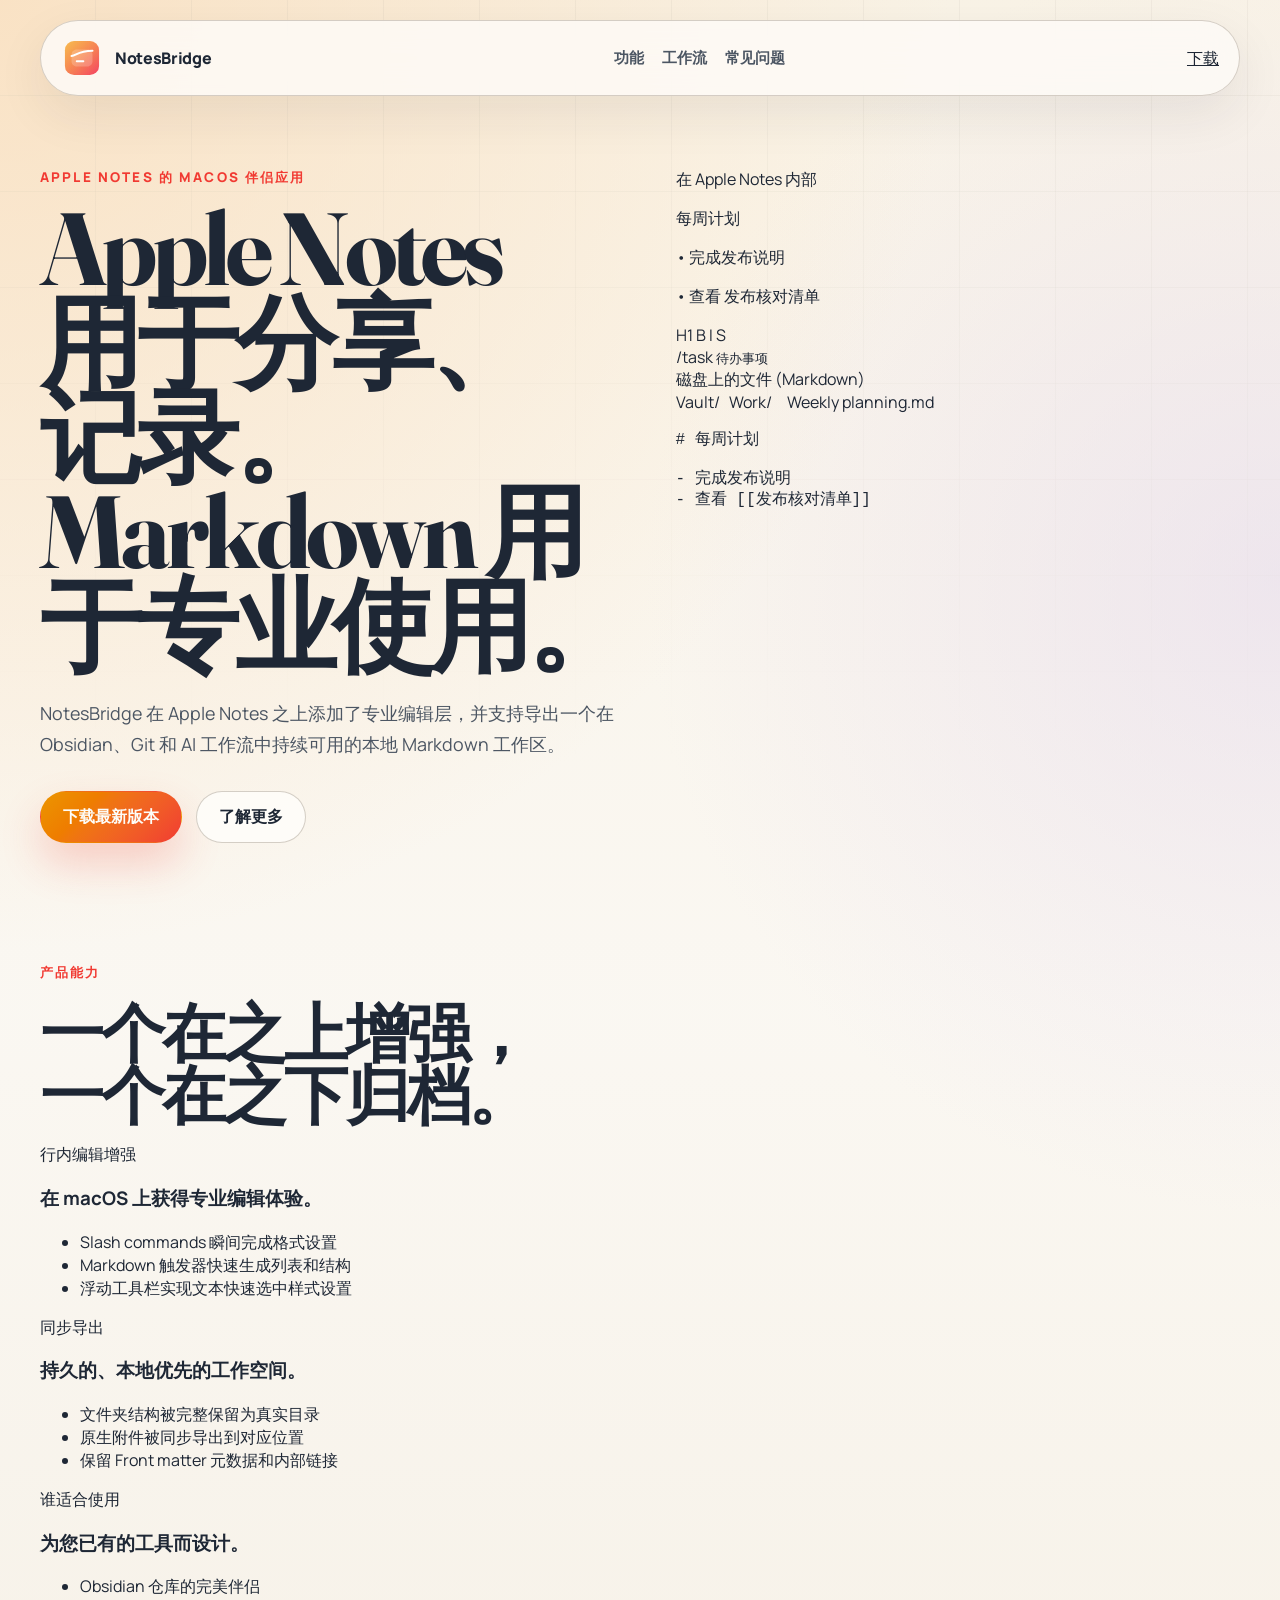
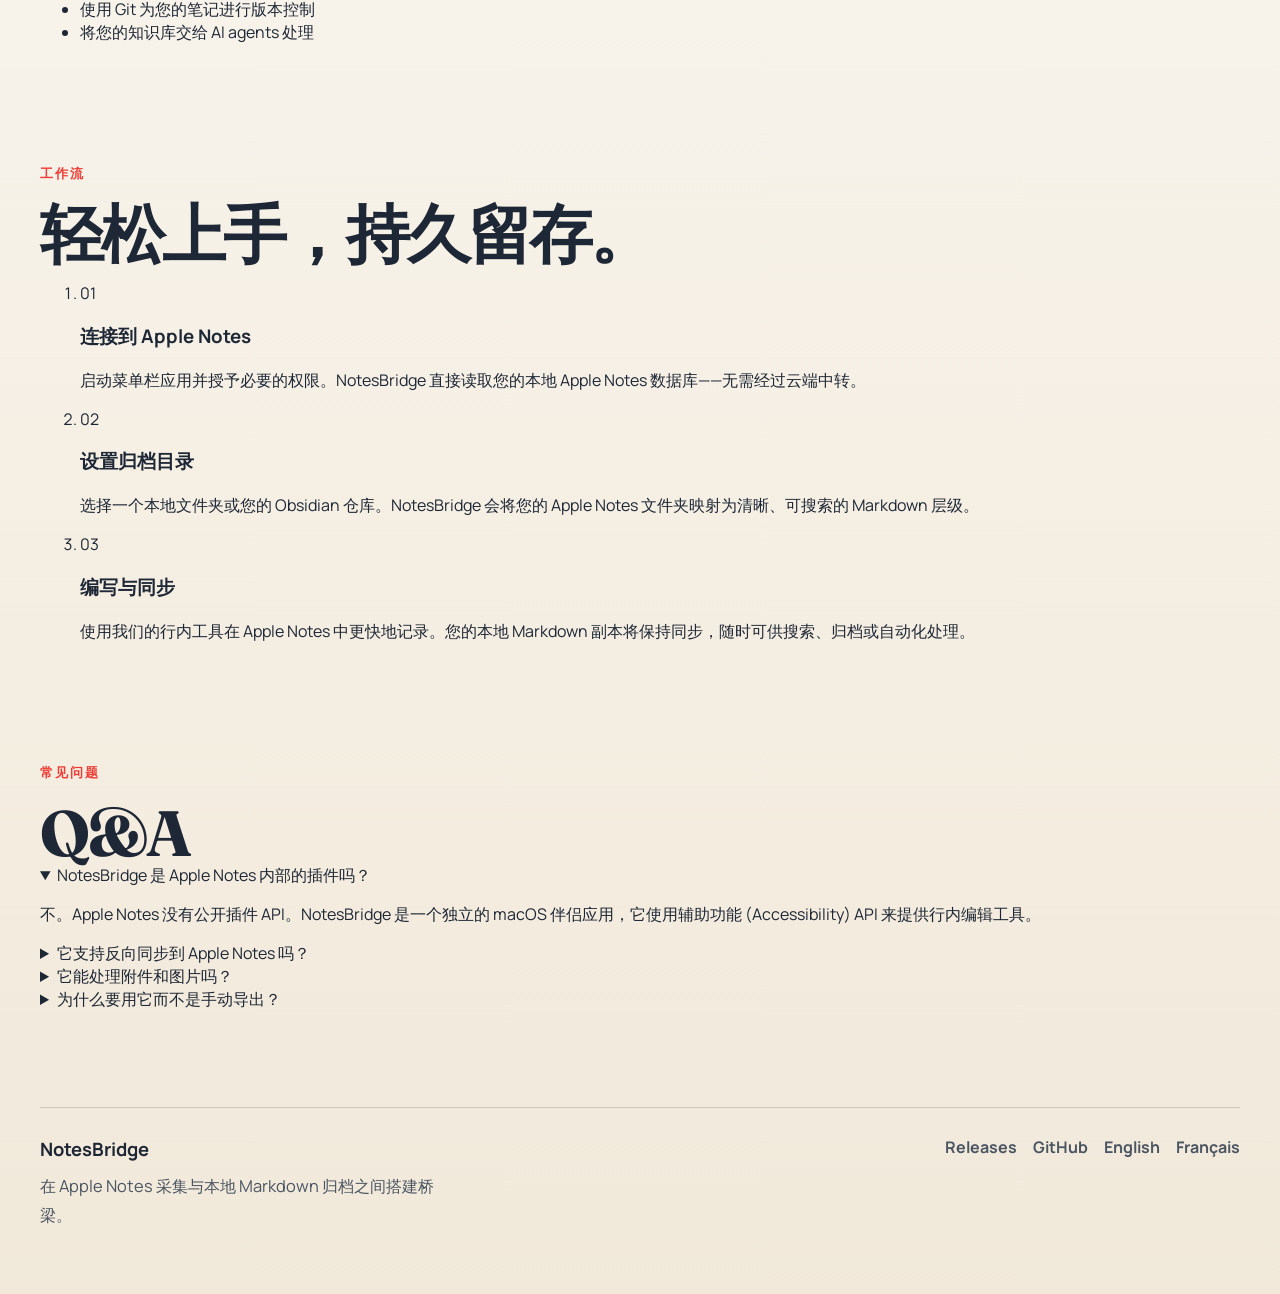
<file: index.zh-CN.html>
<!doctype html>
<html lang="zh-CN">
  <head>
    <meta charset="utf-8">
    <meta name="viewport" content="width=device-width, initial-scale=1">
    <title>NotesBridge | 苹果笔记转 Markdown 桌面伴侣</title>
    <meta
      name="description"
      content="NotesBridge 是一个原生 macOS 伴侣应用。它在 Apple Notes 之上提供行内编辑增强能力，并将笔记导出为可保存、搜索、版本管理、并可与 AI agents 协作的本地 Markdown 文件和文件夹。"
    >
    <meta name="theme-color" content="#fdfaf3">
    <meta property="og:title" content="NotesBridge">
    <meta
      property="og:description"
      content="Apple Notes 用于分享、记录。Markdown 用于专业使用。"
    >
    <meta property="og:type" content="website">
    <meta property="og:url" content="https://notesbridge.peizh.live/index.zh-CN.html">
    <meta
      property="og:image"
      content="https://notesbridge.peizh.live/assets/notesbridge-social.svg"
    >
    <link rel="icon" href="./assets/notesbridge-app-icon.svg" type="image/svg+xml">
    <link rel="preconnect" href="https://fonts.googleapis.com">
    <link rel="preconnect" href="https://fonts.gstatic.com" crossorigin>
    <link
      href="https://fonts.googleapis.com/css2?family=Fraunces:opsz,wght@9..144,600;9..144,700;9..144,800&family=Manrope:wght@400;500;600;700;800&display=swap"
      rel="stylesheet"
    >
    <link rel="stylesheet" href="./styles.css">
  </head>
  <body>
    <div class="page-shell">
      <header class="topbar">
        <a class="brand" href="#top" aria-label="NotesBridge 首页">
          <img src="./assets/notesbridge-app-icon.svg" alt="NotesBridge 图标">
          <span>NotesBridge</span>
        </a>
        <nav class="topnav" aria-label="主要导航">
          <a href="#proof">功能</a>
          <a href="#workflow">工作流</a>
          <a href="#faq">常见问题</a>
        </nav>
        <a class="topbar-action" href="https://github.com/peizh/NotesBridge/releases">
          下载
        </a>
      </header>

      <main id="top">
        <section class="hero">
          <div class="hero-copy">
            <p class="eyebrow">Apple Notes 的 macOS 伴侣应用</p>
            <h1>Apple Notes 用于分享、记录。Markdown 用于专业使用。</h1>
            <p class="hero-intro">
              NotesBridge 在 Apple Notes 之上添加了专业编辑层，并支持导出一个在 Obsidian、Git 和 AI 工作流中持续可用的本地 Markdown 工作区。
            </p>
            <div class="hero-actions">
              <a class="button button-primary" href="https://github.com/peizh/NotesBridge/releases">
                下载最新版本
              </a>
              <a class="button button-secondary" href="#proof">
                了解更多
              </a>
            </div>
          </div>

          <div class="hero-proof">
            <div class="proof-panel proof-input">
              <span class="proof-label">在 Apple Notes 内部</span>
              <div class="note-canvas">
                <p class="note-title">每周计划</p>
                <p class="note-line">• 完成发布说明</p>
                <p class="note-line">• 查看 <span class="note-link">发布核对清单</span></p>
                <div class="floating-tools">
                  <span>H1</span>
                  <span>B</span>
                  <span>I</span>
                  <span>S</span>
                </div>
                <div class="slash-command">
                  <span>/task</span>
                  <small>待办事项</small>
                </div>
              </div>
            </div>
            <div class="proof-panel proof-output">
              <span class="proof-label">磁盘上的文件 (Markdown)</span>
              <div class="file-stack">
                <div class="file-tree">
                  <span>Vault/</span>
                  <span>&nbsp;&nbsp;Work/</span>
                  <span>&nbsp;&nbsp;&nbsp;&nbsp;Weekly planning.md</span>
                </div>
                <pre><code># 每周计划

- 完成发布说明
- 查看 [[发布核对清单]]</code></pre>
              </div>
            </div>
          </div>
        </section>

        <section class="section proof" id="proof">
          <div class="section-heading">
            <p class="eyebrow">产品能力</p>
            <h2>一个在之上增强，一个在之下归档。</h2>
          </div>

          <div class="proof-columns">
            <article class="proof-column">
              <p class="column-kicker">行内编辑增强</p>
              <h3>在 macOS 上获得专业编辑体验。</h3>
              <ul>
                <li>Slash commands 瞬间完成格式设置</li>
                <li>Markdown 触发器快速生成列表和结构</li>
                <li>浮动工具栏实现文本快速选中样式设置</li>
              </ul>
            </article>

            <article class="proof-column">
              <p class="column-kicker">同步导出</p>
              <h3>持久的、本地优先的工作空间。</h3>
              <ul>
                <li>文件夹结构被完整保留为真实目录</li>
                <li>原生附件被同步导出到对应位置</li>
                <li>保留 Front matter 元数据和内部链接</li>
              </ul>
            </article>

            <article class="proof-column">
              <p class="column-kicker">谁适合使用</p>
              <h3>为您已有的工具而设计。</h3>
              <ul>
                <li>Obsidian 仓库的完美伴侣</li>
                <li>使用 Git 为您的笔记进行版本控制</li>
                <li>将您的知识库交给 AI agents 处理</li>
              </ul>
            </article>
          </div>
        </section>

        <section class="section workflow" id="workflow">
          <div class="section-heading">
            <p class="eyebrow">工作流</p>
            <h2>轻松上手，持久留存。</h2>
          </div>

          <ol class="workflow-rail">
            <li>
              <span class="step-index">01</span>
              <div>
                <h3>连接到 Apple Notes</h3>
                <p>
                  启动菜单栏应用并授予必要的权限。NotesBridge 直接读取您的本地 Apple Notes 数据库——无需经过云端中转。
                </p>
              </div>
            </li>

            <li>
              <span class="step-index">02</span>
              <div>
                <h3>设置归档目录</h3>
                <p>
                  选择一个本地文件夹或您的 Obsidian 仓库。NotesBridge 会将您的 Apple Notes 文件夹映射为清晰、可搜索的 Markdown 层级。
                </p>
              </div>
            </li>

            <li>
              <span class="step-index">03</span>
              <div>
                <h3>编写与同步</h3>
                <p>
                  使用我们的行内工具在 Apple Notes 中更快地记录。您的本地 Markdown 副本将保持同步，随时可供搜索、归档或自动化处理。
                </p>
              </div>
            </li>
          </ol>
        </section>

        <section class="section faq" id="faq">
          <div class="section-heading">
            <p class="eyebrow">常见问题</p>
            <h2>Q&amp;A</h2>
          </div>

          <div class="faq-list">
            <details open>
              <summary>NotesBridge 是 Apple Notes 内部的插件吗？</summary>
              <p>
                不。Apple Notes 没有公开插件 API。NotesBridge 是一个独立的 macOS 伴侣应用，它使用辅助功能 (Accessibility) API 来提供行内编辑工具。
              </p>
            </details>

            <details>
              <summary>它支持反向同步到 Apple Notes 吗？</summary>
              <p>
                目前同步是单向的：Apple Notes 到 Markdown。这确保了您的本地仓库作为“可信归档”，同时允许您将 Apple Notes 作为主要的采集工具。
              </p>
            </details>

            <details>
              <summary>它能处理附件和图片吗？</summary>
              <p>
                可以。NotesBridge 会将 Apple Notes 的原生附件、扫描件和图片导出到 Markdown 文件旁边的 <code>attachments</code> 文件夹中，并保留它们的上下文。
              </p>
            </details>

            <details>
              <summary>为什么要用它而不是手动导出？</summary>
              <p>
                手动导出非常繁琐且会丢失层级结构。NotesBridge 实现了这一过程的自动化，保留了文件夹层级，处理了内部链接，并让您的 Markdown 仓库与您的记录保持同步。
              </p>
            </details>
          </div>
        </section>
      </main>

      <footer class="site-footer">
        <div class="footer-copy">
          <strong>NotesBridge</strong>
          <p>
            在 Apple Notes 采集与本地 Markdown 归档之间搭建桥梁。
          </p>
        </div>
        <nav class="footer-links">
          <a href="https://github.com/peizh/NotesBridge/releases">Releases</a>
          <a href="https://github.com/peizh/NotesBridge">GitHub</a>
          <a href="index.html">English</a>
          <a href="index.fr.html">Français</a>
        </nav>
      </footer>
    </div>
  </body>
</html>
</file>
<file: styles.css>
:root {
  color-scheme: light;
  --bg: oklch(96.5% 0.018 85);
  --bg-soft: oklch(93.5% 0.022 82);
  --surface: oklch(98.4% 0.008 84 / 0.88);
  --surface-strong: oklch(99% 0.006 84 / 0.95);
  --ink: oklch(27% 0.03 262);
  --ink-soft: oklch(45% 0.025 255);
  --line: oklch(76% 0.02 82 / 0.6);
  --accent: oklch(74% 0.17 72);
  --accent-deep: oklch(63% 0.22 28);
  --accent-cool: oklch(63% 0.11 293);
  --shadow: 0 24px 60px oklch(28% 0.03 262 / 0.14);
  --radius: 28px;
  --radius-sm: 18px;
}

*,
*::before,
*::after {
  box-sizing: border-box;
}

html {
  scroll-behavior: smooth;
}

body {
  margin: 0;
  min-width: 320px;
  font-family: 'Manrope', sans-serif;
  color: var(--ink);
  background:
    radial-gradient(circle at top left, oklch(92% 0.05 73 / 0.9), transparent 30%),
    radial-gradient(circle at 100% 20%, oklch(90% 0.03 310 / 0.55), transparent 24%),
    linear-gradient(180deg, var(--bg) 0%, oklch(97.8% 0.008 84) 35%, var(--bg-soft) 100%);
}

body::before {
  content: '';
  position: fixed;
  inset: 0;
  background-image:
    linear-gradient(to right, transparent 0, transparent calc(100% - 1px), oklch(76% 0.02 82 / 0.18) calc(100% - 1px)),
    linear-gradient(to bottom, transparent 0, transparent calc(100% - 1px), oklch(76% 0.02 82 / 0.18) calc(100% - 1px));
  background-size: 96px 96px;
  pointer-events: none;
  mask-image: linear-gradient(180deg, oklch(0% 0 0 / 0.7), transparent 85%);
}

img {
  display: block;
  max-width: 100%;
}

a {
  color: inherit;
}

pre,
code {
  font-family: 'SFMono-Regular', 'SF Mono', Consolas, 'Liberation Mono', Menlo, monospace;
}

.page-shell {
  position: relative;
  z-index: 1;
  width: min(1200px, calc(100% - 32px));
  margin: 0 auto;
  padding-bottom: 64px;
}

.topbar {
  position: sticky;
  top: 0;
  z-index: 10;
  display: flex;
  align-items: center;
  justify-content: space-between;
  gap: 24px;
  margin-top: 20px;
  padding: 16px 20px;
  border: 1px solid var(--line);
  border-radius: 999px;
  background: color-mix(in oklab, var(--surface) 92%, white 8%);
  backdrop-filter: blur(18px);
  box-shadow: 0 18px 50px oklch(28% 0.03 262 / 0.08);
}

.brand {
  display: inline-flex;
  align-items: center;
  gap: 12px;
  font-weight: 800;
  text-decoration: none;
  letter-spacing: -0.02em;
}

.brand img {
  width: 42px;
  height: 42px;
  border-radius: 12px;
}

.topnav {
  display: flex;
  flex-wrap: wrap;
  justify-content: flex-end;
  gap: 18px;
}

.topnav a {
  color: var(--ink-soft);
  text-decoration: none;
  font-size: 0.96rem;
  font-weight: 700;
}

.topnav a:hover,
.topnav a:focus-visible,
.footer-links a:hover,
.footer-links a:focus-visible {
  color: var(--accent-deep);
}

.section {
  margin-top: clamp(68px, 10vw, 120px);
}

.eyebrow {
  margin: 0 0 14px;
  color: var(--accent-deep);
  font-size: 0.84rem;
  font-weight: 800;
  letter-spacing: 0.16em;
  text-transform: uppercase;
}

.hero {
  display: grid;
  grid-template-columns: minmax(0, 1.02fr) minmax(320px, 0.98fr);
  gap: clamp(28px, 4vw, 48px);
  align-items: start;
  padding-top: clamp(32px, 7vw, 72px);
}

.hero h1,
.section-heading h2,
.feature h3,
.panel h2 {
  font-family: 'Fraunces', serif;
  font-feature-settings: 'liga' 1, 'dlig' 1;
  letter-spacing: -0.045em;
}

.hero h1 {
  margin: 0;
  font-size: clamp(3.2rem, 8vw, 6.5rem);
  line-height: 0.92;
  text-wrap: balance;
}

.hero-intro,
.story-grid p,
.workflow-list li,
.constraint-list li,
.faq-grid p,
.site-footer p {
  color: var(--ink-soft);
  font-size: 1.03rem;
  line-height: 1.75;
}

.hero-intro {
  width: min(60ch, 100%);
  margin: 26px 0 0;
  font-size: 1.12rem;
}

.hero-actions {
  display: flex;
  flex-wrap: wrap;
  gap: 14px;
  margin-top: 30px;
}

.button {
  display: inline-flex;
  align-items: center;
  justify-content: center;
  min-height: 52px;
  padding: 0 22px;
  border-radius: 999px;
  border: 1px solid transparent;
  font-weight: 800;
  text-decoration: none;
  transition: transform 180ms ease, box-shadow 180ms ease, background-color 180ms ease;
}

.button:hover,
.button:focus-visible {
  transform: translateY(-1px);
}

.button-primary {
  background: linear-gradient(135deg, var(--accent) 0%, var(--accent-deep) 100%);
  color: oklch(99% 0.005 84);
  box-shadow: 0 20px 42px oklch(63% 0.22 28 / 0.22);
}

.button-secondary {
  border-color: var(--line);
  background: color-mix(in oklab, var(--surface-strong) 88%, white 12%);
}

.hero-points {
  display: flex;
  flex-wrap: wrap;
  gap: 12px;
  padding: 0;
  margin: 26px 0 0;
  list-style: none;
}

.hero-points li {
  padding: 10px 14px;
  border: 1px solid var(--line);
  border-radius: 999px;
  background: color-mix(in oklab, var(--surface) 90%, white 10%);
  font-size: 0.92rem;
  font-weight: 700;
}

.hero-visual {
  display: grid;
  gap: 18px;
  align-self: center;
}

.panel,
.feature,
.snapshot-frame,
.faq-grid details {
  position: relative;
  overflow: hidden;
  border: 1px solid var(--line);
  border-radius: var(--radius);
  background: linear-gradient(180deg, var(--surface-strong) 0%, var(--surface) 100%);
  box-shadow: var(--shadow);
}

.panel {
  padding: 24px;
}

.panel::after,
.feature::after,
.snapshot-frame::after,
.faq-grid details::after {
  content: '';
  position: absolute;
  inset: 0;
  background: linear-gradient(135deg, oklch(100% 0 0 / 0.24), transparent 40%);
  pointer-events: none;
}

.panel-label,
.feature-kicker {
  color: var(--accent-deep);
  font-size: 0.8rem;
  font-weight: 800;
  letter-spacing: 0.14em;
  text-transform: uppercase;
}

.panel h2 {
  margin: 8px 0 0;
  font-size: clamp(1.6rem, 2.8vw, 2.5rem);
  line-height: 1.05;
}

.editor-preview {
  margin-top: 22px;
  padding: 20px;
  border-radius: var(--radius-sm);
  background: linear-gradient(180deg, oklch(97.5% 0.01 84) 0%, oklch(94.2% 0.012 84) 100%);
  border: 1px solid color-mix(in oklab, var(--line) 72%, white 28%);
}

.editor-preview p {
  margin: 0;
  font-size: 0.98rem;
}

.preview-line {
  margin-top: 12px;
  color: var(--ink-soft);
}

.slash-menu {
  display: flex;
  align-items: center;
  gap: 14px;
  width: min(100%, 280px);
  margin-top: 18px;
  padding: 14px 16px;
  border-radius: 18px;
  background: oklch(27% 0.03 262);
  color: oklch(96.5% 0.01 84);
  box-shadow: 0 18px 36px oklch(27% 0.03 262 / 0.25);
}

.slash-menu span {
  display: inline-grid;
  place-items: center;
  width: 36px;
  height: 36px;
  border-radius: 12px;
  background: oklch(63% 0.11 293 / 0.18);
  font-size: 1.2rem;
  font-weight: 800;
}

.slash-menu strong,
.slash-menu small {
  display: block;
}

.slash-menu small {
  margin-top: 3px;
  color: oklch(84% 0.02 255 / 0.8);
}

.panel-pipeline {
  background:
    radial-gradient(circle at right top, oklch(76% 0.17 72 / 0.12), transparent 36%),
    linear-gradient(180deg, var(--surface-strong) 0%, var(--surface) 100%);
}

.pipeline {
  display: grid;
  grid-template-columns: 1fr auto 1fr;
  align-items: center;
  gap: 16px;
  margin-top: 18px;
}

.pipeline-node {
  padding: 18px;
  border-radius: 22px;
  background: oklch(97.4% 0.01 84);
  border: 1px solid color-mix(in oklab, var(--line) 72%, white 28%);
}

.pipeline-node span {
  display: block;
  font-size: 1.03rem;
  font-weight: 800;
}

.pipeline-node small {
  display: block;
  margin-top: 6px;
  color: var(--ink-soft);
  line-height: 1.55;
}

.pipeline-link {
  width: 92px;
  height: 4px;
  border-radius: 999px;
  background: linear-gradient(90deg, var(--accent) 0%, var(--accent-cool) 100%);
}

.panel-markdown pre {
  margin: 18px 0 0;
  padding: 22px;
  overflow: auto;
  border-radius: var(--radius-sm);
  background: oklch(23% 0.028 262);
  color: oklch(95.5% 0.01 84);
  font-size: 0.92rem;
  line-height: 1.65;
}

.section-heading {
  display: grid;
  gap: 6px;
}

.section-heading h2 {
  margin: 0;
  max-width: 16ch;
  font-size: clamp(2.2rem, 5vw, 4rem);
  line-height: 0.98;
  text-wrap: balance;
}

.story-grid,
.site-footer {
  display: grid;
  grid-template-columns: repeat(2, minmax(0, 1fr));
  gap: clamp(18px, 3vw, 34px);
}

.story-grid {
  margin-top: 28px;
}

.snapshot-frame {
  margin-top: 28px;
  padding: 14px;
}

.snapshot-frame img {
  width: 100%;
  border-radius: 20px;
}

.feature-layout {
  display: grid;
  grid-template-columns: 1.08fr 0.92fr;
  gap: 18px;
  margin-top: 28px;
}

.feature {
  padding: 24px;
}

.feature-large {
  grid-row: span 2;
}

.feature h3 {
  margin: 10px 0 0;
  font-size: clamp(1.6rem, 2.4vw, 2.3rem);
  line-height: 1.08;
}

.feature ul,
.constraint-list {
  padding-left: 20px;
}

.feature li,
.constraint-list li {
  margin-top: 14px;
}

.workflow-list {
  display: grid;
  gap: 18px;
  padding: 0;
  margin: 28px 0 0;
  list-style: none;
  counter-reset: workflow;
}

.workflow-list li {
  position: relative;
  padding: 24px 24px 24px 88px;
  border: 1px solid var(--line);
  border-radius: var(--radius);
  background: linear-gradient(180deg, var(--surface-strong) 0%, var(--surface) 100%);
  box-shadow: var(--shadow);
}

.workflow-list li::before {
  content: counter(workflow);
  counter-increment: workflow;
  position: absolute;
  left: 24px;
  top: 24px;
  display: inline-grid;
  place-items: center;
  width: 44px;
  height: 44px;
  border-radius: 14px;
  background: linear-gradient(135deg, var(--accent) 0%, var(--accent-deep) 100%);
  color: oklch(99% 0.005 84);
  font-weight: 800;
}

.workflow-list strong {
  color: var(--ink);
}

.constraint-list {
  display: grid;
  gap: 12px;
  margin: 28px 0 0;
}

.constraint-list li::marker {
  color: var(--accent-deep);
}

.faq-grid {
  display: grid;
  grid-template-columns: repeat(2, minmax(0, 1fr));
  gap: 18px;
  margin-top: 28px;
}

.faq-grid details {
  padding: 20px 22px;
}

.faq-grid summary {
  cursor: pointer;
  font-weight: 800;
  line-height: 1.5;
  list-style: none;
}

.faq-grid summary::-webkit-details-marker {
  display: none;
}

.faq-grid summary::after {
  content: '+';
  float: right;
  color: var(--accent-deep);
  font-size: 1.25rem;
  font-weight: 700;
}

.faq-grid details[open] summary::after {
  content: '−';
}

.faq-grid p {
  margin: 14px 0 0;
}

.faq-grid a {
  color: var(--accent-deep);
}

.site-footer {
  align-items: start;
  margin-top: 96px;
  padding: 28px 0 0;
  border-top: 1px solid var(--line);
}

.site-footer strong {
  font-size: 1.15rem;
}

.site-footer p {
  margin: 10px 0 0;
  max-width: 42ch;
}

.footer-links {
  display: flex;
  flex-wrap: wrap;
  justify-content: flex-end;
  gap: 16px;
}

.footer-links a {
  color: var(--ink-soft);
  text-decoration: none;
  font-weight: 700;
}

@media (max-width: 980px) {
  .topbar,
  .hero,
  .story-grid,
  .feature-layout,
  .faq-grid,
  .site-footer {
    grid-template-columns: 1fr;
  }

  .topbar {
    border-radius: 28px;
  }

  .topnav,
  .footer-links {
    justify-content: flex-start;
  }

  .feature-large {
    grid-row: auto;
  }
}

@media (max-width: 720px) {
  body::before {
    background-size: 72px 72px;
  }

  .page-shell {
    width: min(100% - 24px, 1200px);
  }

  .topbar {
    padding: 16px;
  }

  .pipeline {
    grid-template-columns: 1fr;
  }

  .pipeline-link {
    width: 4px;
    height: 44px;
    justify-self: center;
  }

  .workflow-list li {
    padding-left: 24px;
    padding-top: 82px;
  }

  .workflow-list li::before {
    top: 22px;
  }
}

@media (prefers-reduced-motion: reduce) {
  html {
    scroll-behavior: auto;
  }

  .button {
    transition: none;
  }
}
</file>
<file: site/styles.css>
:root {
  color-scheme: light dark;

  /* Refined Stationery Palette (Warm Cream & Deep Ink) */
  --paper: light-dark(oklch(98% 0.012 60), oklch(18% 0.015 60));
  --paper-subtle: light-dark(oklch(96% 0.015 60), oklch(22% 0.018 60));
  --paper-deep: light-dark(oklch(92% 0.025 60), oklch(14% 0.02 60));

  --ink: light-dark(oklch(22% 0.024 60), oklch(92% 0.015 60));
  --ink-soft: light-dark(oklch(42% 0.02 60), oklch(78% 0.012 60));

  --accent: light-dark(oklch(62% 0.16 34), oklch(72% 0.14 34));
  --accent-soft: light-dark(oklch(94% 0.03 34), oklch(28% 0.08 34));
  --accent-deep: light-dark(oklch(48% 0.18 34), oklch(82% 0.12 34));

  --line: light-dark(oklch(0% 0 0 / 0.1), oklch(100% 0 0 / 0.1));
  --line-strong: light-dark(oklch(0% 0 0 / 0.2), oklch(100% 0 0 / 0.2));

  --shadow-sm: 0 2px 8px light-dark(oklch(0% 0 0 / 0.04), oklch(0% 0 0 / 0.2));
  --shadow-md: 0 12px 32px -4px light-dark(oklch(0% 0 0 / 0.08), oklch(0% 0 0 / 0.4));
  --shadow-lg: 0 24px 64px -12px light-dark(oklch(0% 0 0 / 0.12), oklch(0% 0 0 / 0.6));

  --radius: 32px;
  --radius-sm: 16px;

  --font-display: 'Fraunces', serif;
  --font-body: 'Manrope', sans-serif;
}

*, *::before, *::after {
  box-sizing: border-box;
}

html {
  scroll-behavior: smooth;
  font-size: 16px;
}

body {
  margin: 0;
  min-height: 100vh;
  color: var(--ink);
  background-color: var(--paper);
  font-family: var(--font-body);
  line-height: 1.6;
  -webkit-font-smoothing: antialiased;
  background-image:
    radial-gradient(at 0% 0%, var(--accent-soft) 0px, transparent 50%),
    radial-gradient(at 100% 0%, var(--paper-deep) 0px, transparent 50%);
}

/* Subtle Paper Texture */
body::after {
  content: '';
  position: fixed;
  inset: 0;
  opacity: 0.03;
  pointer-events: none;
  background-image: url("data:image/svg+xml,%3Csvg viewBox='0 0 200 200' xmlns='http://www.w3.org/2000/svg'%3E%3Cfilter id='noiseFilter'%3E%3CfeTurbulence type='fractalNoise' baseFrequency='0.65' numOctaves='3' stitchTiles='stitch'/%3E%3C/filter%3E%3Crect width='100%25' height='100%25' filter='url(%23noiseFilter)'/%3E%3C/svg%3E");
  z-index: 100;
}

h1, h2, h3, h4 {
  font-family: var(--font-display);
  font-weight: 700;
  line-height: 1.1;
  letter-spacing: -0.02em;
  margin: 0;
  text-wrap: balance;
}

p {
  margin: 0;
}

a {
  color: inherit;
  text-decoration-thickness: 1.5px;
  text-underline-offset: 4px;
  transition: color 0.2s ease;
}

img {
  max-width: 100%;
  height: auto;
  display: block;
}

.page-shell {
  width: min(1280px, 100% - 48px);
  margin: 0 auto;
}

/* --- Header & Navigation --- */
.topbar {
  display: flex;
  justify-content: space-between;
  align-items: center;
  padding: 24px 0;
  margin-bottom: clamp(48px, 10vh, 96px);
}

.brand {
  display: flex;
  align-items: center;
  gap: 16px;
  text-decoration: none;
  font-family: var(--font-display);
  font-size: 1.25rem;
  font-weight: 800;
}

.brand img {
  width: 48px;
  height: 48px;
  border-radius: 14px;
  box-shadow: var(--shadow-sm);
}

.topnav {
  display: flex;
  gap: 32px;
}

.topnav a {
  font-size: 0.95rem;
  font-weight: 600;
  color: var(--ink-soft);
  text-decoration: none;
}

.topnav a:hover {
  color: var(--ink);
}

.topbar-action {
  background: var(--ink);
  color: var(--paper);
  padding: 10px 24px;
  border-radius: 999px;
  font-weight: 700;
  font-size: 0.9rem;
  text-decoration: none;
  transition: transform 0.2s ease, box-shadow 0.2s ease;
}

.topbar-action:hover {
  transform: translateY(-2px);
  box-shadow: var(--shadow-md);
}

/* --- Hero Section --- */
.hero {
  display: grid;
  grid-template-columns: 1.2fr 1fr;
  gap: 64px;
  align-items: center;
  margin-bottom: 128px;
}

.hero-copy {
  display: flex;
  flex-direction: column;
  gap: 32px;
}

.eyebrow {
  font-size: 0.85rem;
  font-weight: 800;
  text-transform: uppercase;
  letter-spacing: 0.15em;
  color: var(--accent);
}

.hero h1 {
  font-size: clamp(3rem, 8vw, 5.5rem);
  font-variation-settings: "opsz" 72;
}

.hero-intro {
  font-size: 1.25rem;
  color: var(--ink-soft);
  max-width: 42ch;
}

.hero-actions {
  display: flex;
  gap: 16px;
}

.button {
  padding: 16px 32px;
  border-radius: 999px;
  font-weight: 800;
  text-decoration: none;
  font-size: 1rem;
  transition: all 0.2s ease;
  border: 2px solid transparent;
}

.button-primary {
  background: var(--accent);
  color: var(--paper);
  box-shadow: var(--shadow-md);
}

.button-primary:hover {
  background: var(--accent-deep);
  transform: translateY(-2px);
  box-shadow: var(--shadow-lg);
}

.button-secondary {
  border-color: var(--line-strong);
  color: var(--ink);
}

.button-secondary:hover {
  background: var(--paper-subtle);
  transform: translateY(-2px);
}

/* --- Hero Proof (The Stacked Look) --- */
.hero-proof {
  position: relative;
  aspect-ratio: 4 / 3;
  width: 100%;
  max-width: 600px;
  perspective: 1000px;
}

.proof-panel {
  position: absolute;
  padding: 24px;
  border-radius: var(--radius-sm);
  background: var(--paper-subtle);
  border: 1px solid var(--line);
  box-shadow: var(--shadow-lg);
  width: 85%;
  transition: 
    transform 0.5s cubic-bezier(0.34, 1.56, 0.64, 1),
    z-index 0s 0.1s,
    filter 0.4s ease,
    opacity 0.4s ease,
    box-shadow 0.4s ease;
  cursor: pointer;
}

.proof-input {
  top: 0;
  left: 0;
  z-index: 2;
  transform: rotate(-3deg) translateZ(20px);
}

.proof-output {
  bottom: 0;
  right: 0;
  z-index: 1;
  transform: rotate(3deg) translateZ(0);
  background: var(--paper-deep);
}

/* Individual Hover State */
.proof-panel:hover {
  z-index: 10;
  transform: scale(1.05) rotate(0deg) translateZ(50px) !important;
  box-shadow: var(--shadow-lg), 0 0 0 2px var(--accent);
  transition: 
    transform 0.5s cubic-bezier(0.34, 1.56, 0.64, 1),
    z-index 0s,
    filter 0.4s ease,
    opacity 0.4s ease,
    box-shadow 0.4s ease;
}

/* Interaction: Other card recedes */
.hero-proof:has(.proof-output:hover) .proof-input {
  transform: rotate(-10deg) translate(-30px, -10px) scale(0.9);
  opacity: 0.6;
  filter: blur(2px);
  z-index: 1;
}

.hero-proof:has(.proof-input:hover) .proof-output {
  transform: rotate(10deg) translate(30px, 10px) scale(0.9);
  opacity: 0.6;
  filter: blur(2px);
  z-index: 1;
}

.proof-label {
  font-size: 0.75rem;
  font-weight: 800;
  color: var(--accent);
  text-transform: uppercase;
  margin-bottom: 16px;
  display: block;
}

/* Simulated Note UI */
.note-canvas {
  background: white;
  padding: 24px;
  border-radius: 8px;
  box-shadow: inset 0 0 0 1px var(--line);
}

.note-title {
  font-family: var(--font-body);
  font-size: 1.25rem;
  font-weight: 800;
  margin-bottom: 16px;
}

.note-line {
  font-size: 0.95rem;
  color: var(--ink-soft);
  margin-top: 12px;
}

.note-link {
  text-decoration: underline;
  text-decoration-color: var(--accent);
  text-underline-offset: 2px;
  color: var(--ink);
}

.floating-tools {
  display: flex;
  gap: 8px;
  background: var(--ink);
  padding: 8px;
  border-radius: 12px;
  margin-top: 24px;
}

.floating-tools span {
  width: 28px;
  height: 28px;
  background: oklch(100% 0 0 / 0.1);
  border-radius: 6px;
  color: white;
  display: grid;
  place-items: center;
  font-size: 0.75rem;
  font-weight: 800;
}

.slash-command {
  margin-top: 16px;
  background: var(--accent-soft);
  padding: 12px 16px;
  border-radius: 12px;
  display: flex;
  justify-content: space-between;
  align-items: center;
  font-size: 0.9rem;
}

.slash-command span { font-weight: 800; color: var(--accent-deep); }
.slash-command small { color: var(--accent-deep); opacity: 0.7; }

/* File Stack UI */
.file-stack pre {
  margin: 0;
  background: var(--ink);
  color: var(--paper);
  padding: 20px;
  border-radius: 12px;
  font-family: ui-monospace, SFMono-Regular, Menlo, Monaco, Consolas, monospace;
  font-size: 0.85rem;
  line-height: 1.5;
  overflow: hidden;
}

.file-tree {
  margin-bottom: 16px;
  display: flex;
  flex-direction: column;
  gap: 4px;
}

.file-tree span {
  font-size: 0.85rem;
  font-weight: 700;
  color: var(--ink-soft);
}

/* --- Features Section --- */
.section {
  padding: 128px 0;
}

.section-heading {
  margin-bottom: 64px;
  max-width: 640px;
}

.section-heading h2 {
  font-size: clamp(2.5rem, 5vw, 3.5rem);
  margin-top: 16px;
}

.proof-columns {
  display: grid;
  grid-template-columns: repeat(3, 1fr);
  gap: 48px;
}

.proof-column {
  display: flex;
  flex-direction: column;
  gap: 16px;
}

.column-kicker {
  font-size: 0.75rem;
  font-weight: 800;
  color: var(--accent);
  text-transform: uppercase;
  letter-spacing: 0.1em;
}

.proof-column h3 {
  font-size: 1.75rem;
}

.proof-column ul {
  padding: 0;
  margin: 0;
  list-style: none;
  display: flex;
  flex-direction: column;
  gap: 12px;
}

.proof-column li {
  position: relative;
  padding-left: 24px;
  color: var(--ink-soft);
}

.proof-column li::before {
  content: "→";
  position: absolute;
  left: 0;
  color: var(--accent);
  font-weight: 800;
}

/* --- Workflow Section --- */
.workflow-rail {
  counter-reset: steps;
  display: grid;
  gap: 32px;
}

.workflow-rail li {
  display: grid;
  grid-template-columns: auto 1fr;
  gap: 48px;
  align-items: start;
  padding: 48px;
  background: var(--paper-subtle);
  border-radius: var(--radius);
  border: 1px solid var(--line);
  transition: transform 0.3s ease;
}

.workflow-rail li:hover {
  transform: scale(1.01);
  background: var(--paper-deep);
}

.step-index {
  font-family: var(--font-display);
  font-size: 4rem;
  font-weight: 700;
  line-height: 1;
  color: var(--accent-soft);
}

.workflow-rail h3 {
  font-size: 2rem;
  margin-bottom: 16px;
}

/* --- FAQ Section --- */
.faq-list {
  display: flex;
  flex-direction: column;
  gap: 16px;
}

.faq-list details {
  background: var(--paper-subtle);
  border: 1px solid var(--line);
  border-radius: var(--radius-sm);
  padding: 24px;
}

.faq-list summary {
  list-style: none;
  font-weight: 800;
  font-size: 1.1rem;
  cursor: pointer;
  display: flex;
  justify-content: space-between;
  align-items: center;
}

.faq-list summary::after {
  content: "+";
  font-family: var(--font-display);
  font-size: 1.5rem;
  color: var(--accent);
}

.faq-list details[open] summary::after {
  content: "−";
}

.faq-list p {
  margin-top: 16px;
  color: var(--ink-soft);
  max-width: 60ch;
}

/* --- Footer --- */
.site-footer {
  padding: 96px 0;
  border-top: 1px solid var(--line);
  display: flex;
  justify-content: space-between;
  align-items: flex-start;
}

.footer-copy strong {
  font-family: var(--font-display);
  font-size: 1.5rem;
  display: block;
  margin-bottom: 8px;
}

.footer-copy p {
  color: var(--ink-soft);
  max-width: 32ch;
}

.footer-links {
  display: flex;
  gap: 32px;
}

.footer-links a {
  font-size: 0.9rem;
  font-weight: 700;
  color: var(--ink-soft);
  text-decoration: none;
}

.footer-links a:hover {
  color: var(--ink);
}

/* --- Responsive --- */
@media (max-width: 1024px) {
  .hero {
    grid-template-columns: 1fr;
    gap: 48px;
    text-align: center;
  }

  .hero-copy {
    align-items: center;
  }

  .hero-intro {
    max-width: none;
  }

  .hero-proof {
    height: 500px;
    max-width: 600px;
    margin: 0 auto;
  }

  .proof-columns {
    grid-template-columns: 1fr;
  }
}

@media (max-width: 640px) {
  .hero-proof {
    aspect-ratio: auto;
    height: auto;
    display: flex;
    flex-direction: column;
    gap: 32px;
  }

  .proof-panel {
    position: static;
    width: 100%;
    transform: none !important;
  }
}
</file>
